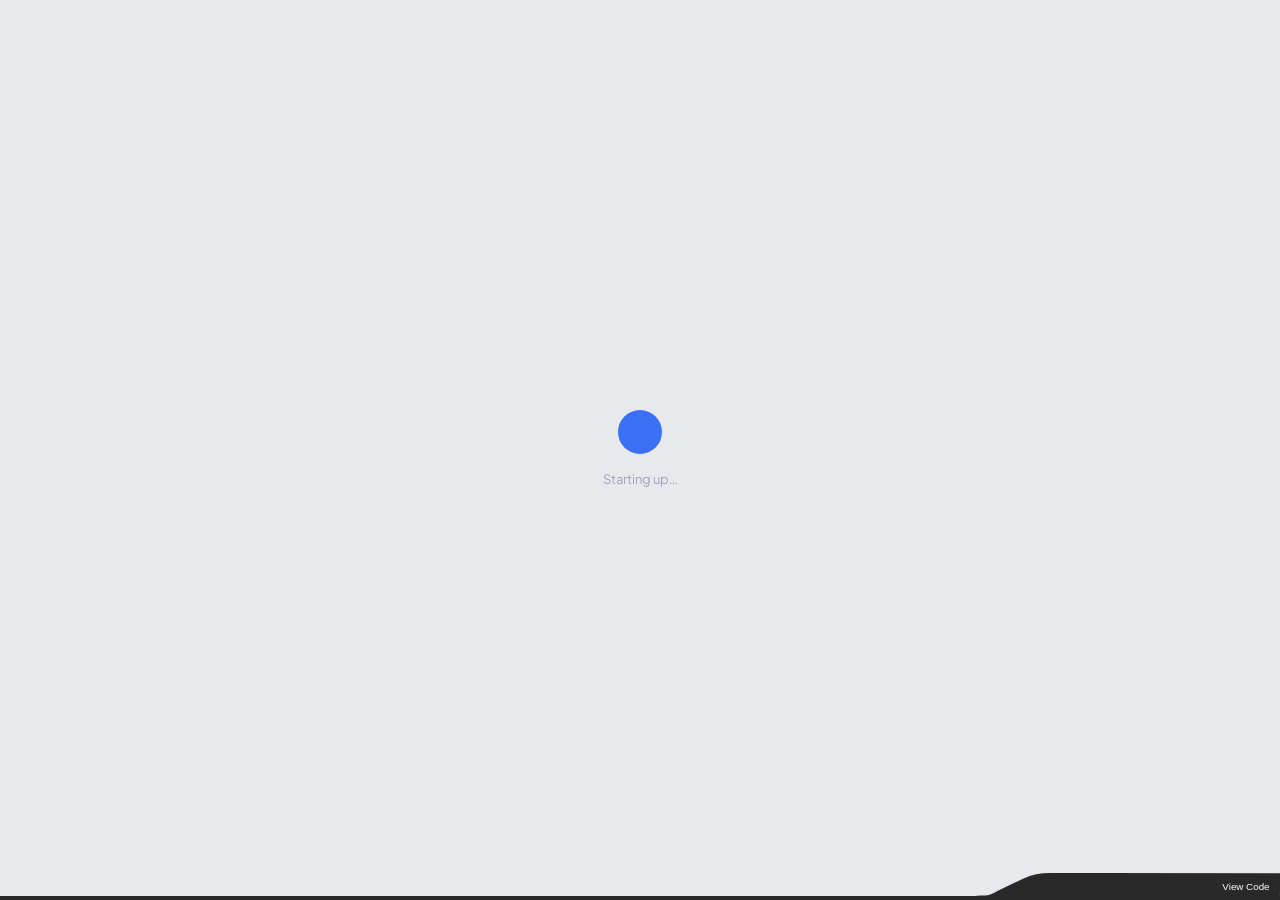
<file: Public stuff/AnnaCode/index.html>
<!DOCTYPE html>
<html lang="en">
<head>
    <meta charset="UTF-8">
    <meta name="viewport" content="width=device-width,initial-scale=1.0">
    <script>
        // Web Bluetooth (needed for the hardware) only exists in Chrome/Chromium browsers
        if (!navigator.bluetooth) {
            alert("AnnaCode needs Chrome or Edge (Safari and Firefox have no Web Bluetooth).\n\nPlease reopen this page in Chrome or Edge to connect to your hub.");
        }
    </script>
    <link rel="stylesheet" href="https://pyscript.net/releases/2026.3.1/core.css">
    <script type="module" src="https://pyscript.net/releases/2026.3.1/core.js"></script>
    <title>AnnaCode</title>
    <link rel="stylesheet" href="styles.css" />
    <link rel="stylesheet" href="cloner/cloner.css" />
    <link rel="preconnect" href="https://fonts.googleapis.com" />
    <link href="https://fonts.googleapis.com/css2?family=Plus+Jakarta+Sans:wght@400;500;600;700&family=JetBrains+Mono:wght@400;500;600;700&display=swap" rel="stylesheet" />
    <py-config src="./pyscript.toml"></py-config>
    <script src="https://cdn.plot.ly/plotly-2.27.0.min.js"></script>

    <link rel="manifest" href="./psadc-manifest.json">
</head>
<body>
    <!-- Loading splash -->
    <div id="loading-splash" class="loading-splash">
        <div class="loading-orb"></div>
        <span class="loading-label">Starting up…</span>
    </div>

    <div class="page-wrap" id="page-wrap" style="display:none">

        <!-- ── Goal card ─────────────────────────────────────────── -->
        <div class="card goal-card">
            <span class="connect-title">Goal</span>
            <p>The goal is to learn how neural nets work. Start with the Example networks, and click the ? buttons for hints.
                <a href="https://app.notion.com/p/A-Neuron-Anna-style-3fa2f91361d380e5804cccee36124bcb" target="_blank" rel="noopener">Full instructions on how to use this page are on A Neuron (Anna style).</a></p>
        </div>

        <!-- ── Connection card ───────────────────────────────────── -->
        <div class="card connect-card">
            <div class="connect-header devices-header">
                <span class="connect-title">Devices</span>
                <label class="save-power" title="The color sensor's light uses a lot of battery. With this ticked the light is off except while you are recording data or running the network, so the sensor's live reading is blank the rest of the time. Untick it to watch the sensor live.">
                    <input type="checkbox" id="save-power" checked /> Save power: sensor light off unless recording or running
                </label>
                <label class="save-power" title="Tick this if the other end of your car is its front. Forward and back swap, and the sticks switch wheels so left still turns left and right still turns right. It applies to driving with the controller on every tab, including the Table Cloner.">
                    <input type="checkbox" id="teleop-reverse" /> Reverse
                </label>
            </div>
            <div class="device-list" id="device-list">
                <button class="btn-add-device" id="add-device-btn">
                    <svg width="14" height="14" viewBox="0 0 24 24" fill="none"
                         stroke="currentColor" stroke-width="2.5">
                        <path d="M12 5v14M5 12h14"/>
                    </svg>
                    Connect device
                </button>
            </div>
        </div>

        <!-- ── Network card ──────────────────────────────────────── -->
        <div class="card network-card">

            <div class="zoom-bar">
                <div class="mode-toggle" id="mode-toggle" title="Basic hides the activation blocks, the add buttons and the graphs">
                    <button class="mode-btn active" id="mode-beginner-btn">Basic</button>
                    <button class="mode-btn" id="mode-advanced-btn">Advanced</button>
                    <button class="mode-btn" id="mode-fitting-btn">Fitting</button>
                    <button class="mode-btn" id="mode-training-btn">Training</button>
                    <button class="mode-btn" id="mode-cloner-btn" title="Teach a car with three color sensors by driving it, and keep what it learns as a table">Table Cloner</button>
                </div>
                <button class="act-toggle-btn" id="show-activation-btn" data-tip="act_toggle">+ Activation layers</button>
                <select class="preset-select" id="preset-select" title="Load a worked example"></select>
                <div class="zoom-control" title="Zoom the network diagram">
                    <button class="btn-zoom" id="zoom-out-btn" title="Zoom out">&minus;</button>
                    <span class="zoom-level" id="zoom-level-label">100%</span>
                    <button class="btn-zoom" id="zoom-in-btn" title="Zoom in">+</button>
                </div>
            </div>

            <div class="preset-caption hidden" id="preset-caption">
                <span id="preset-caption-text"></span>
                <button class="hint-close" id="preset-caption-close" title="Close this hint">&times;</button>
            </div>
            <div class="hint-banner hidden" id="hint-banner">
                <span id="hint-text"></span>
                <button class="hint-close" id="hint-close-btn" title="Dismiss">&times;</button>
            </div>

            <div class="network-body">
            <div class="network-main">
            <div class="network-wrap" id="network-wrap">
                <svg id="arrow-svg" aria-hidden="true"></svg>

                <!-- Inputs column -->
                <div class="col col-inputs" id="col-inputs">
                    <div class="col-items" id="inputs-container"></div>
                    <button class="btn-add-col" id="add-input-btn" title="Add input">
                        <svg width="14" height="14" viewBox="0 0 24 24" fill="none"
                             stroke="currentColor" stroke-width="2.5">
                            <path d="M12 5v14M5 12h14"/>
                        </svg>
                        Input
                    </button>
                </div>

                <!-- Layers: each layer contributes a neuron column + an activation column,
                     appended here dynamically by main.py -->
                <div class="layers-row" id="layers-container"></div>

                <!-- Add layer -->
                <div class="col col-add-layer" id="col-add-layer">
                    <button class="btn-add-layer" id="add-layer-btn" title="Add a hidden layer">
                        <svg width="16" height="16" viewBox="0 0 24 24" fill="none"
                             stroke="currentColor" stroke-width="2.5">
                            <path d="M12 5v14M5 12h14"/>
                        </svg>
                        <span>Layer</span>
                    </button>
                    <button class="help-btn inline" data-help="layer" title="Help">?</button>
                </div>

                <!-- Outputs column -->
                <div class="col col-outputs" id="col-outputs">
                    <div class="col-items" id="outputs-container"></div>
                    <button class="btn-add-col" id="add-output-btn" title="Add output">
                        <svg width="14" height="14" viewBox="0 0 24 24" fill="none"
                             stroke="currentColor" stroke-width="2.5">
                            <path d="M12 5v14M5 12h14"/>
                        </svg>
                        Output
                    </button>
                </div>
            </div>

            <div class="run-bar">
                <button class="btn-run-circle btn-run-play" id="play-btn" title="Run">
                    <svg width="22" height="22" viewBox="0 0 24 24" fill="currentColor">
                        <polygon points="6,3 20,12 6,21"/>
                    </svg>
                </button>
                <button class="btn-run-circle btn-run-stop" id="stop-btn" title="Stop" disabled>
                    <svg width="20" height="20" viewBox="0 0 24 24" fill="currentColor">
                        <rect x="5" y="5" width="14" height="14" rx="2"/>
                    </svg>
                </button>
                <label class="debug-toggle hidden" id="debug-toggle-wrap" title="Show live values on the arrows">
                    <input type="checkbox" id="debug-toggle" checked />
                    <span class="debug-toggle-track"><span class="debug-toggle-thumb"></span></span>
                    <span class="debug-toggle-label">Debug</span>
                </label>
            </div>
            </div>

            <div class="transfer-card" id="transfer-card">
                <button class="help-btn corner" data-help="plot" title="Help">?</button>
                <div class="transfer-plot" id="transfer-plot"></div>
                <div class="transfer-hint">Hit Run</div>
            </div>
            </div>

            <div class="training-card" id="training-card">
                <div class="training-bar">
                    <span class="train-group"><select class="train-select" id="example-select" data-tip="example"></select>
                        <button class="train-btn save-icon-btn" id="save-icon-btn" data-tip="save_example" aria-label="Save example data">
                            <svg width="16" height="16" viewBox="0 0 24 24" fill="none" stroke="currentColor" stroke-width="2" stroke-linecap="round" stroke-linejoin="round"><path d="M12 3v12M7 10l5 5 5-5M5 21h14"/></svg></button>
                        <span class="train-or">or</span>
                        <button class="train-btn" id="record-btn" data-tip="record">Record</button></span>
                    <span class="train-group"><button class="train-btn" id="undo-btn" data-tip="undo" disabled>Undo</button></span>
                    <span class="train-group"><button class="train-btn" id="remove-zero-btn" data-tip="remove_zero">Remove zero-speed points</button></span>
                    <span class="train-group"><button class="train-btn" id="clear-data-btn" data-tip="clear">Clear</button></span>
                    <span class="train-group"><button class="train-btn" id="save-data-btn" data-tip="save">Save</button></span>
                    <span class="train-group"><button class="train-btn" id="load-data-btn" data-tip="load">Load</button></span>
                    <input type="file" id="load-file" accept=".tsv,.txt,text/tab-separated-values,text/plain" hidden />
                </div>
                <!-- ── Controller demonstrations (see misc_ui/teleop.py) ── -->
                <div class="teleop-bar" id="teleop-bar">
                    <label class="teleop-check" title="The controller's joysticks drive the motors. While this is on, Record stores what you commanded as the answer for each sensor reading.">
                        <input type="checkbox" id="teleop-enable" /> Drive with controller
                    </label>
                    <label class="teleop-field" title="Motor speed when a stick is pushed all the way">Max speed
                        <input type="number" id="teleop-max" value="50" min="5" max="100" step="5" /> %
                    </label>
                    <label class="teleop-check" title="Instead of recording the exact motor speed, record the nearest of five levels: 0, half or full of Max speed, forward or backward. Fewer choices can be easier to learn. Applies to what is recorded from now on, including corrections while running.">
                        <input type="checkbox" id="teleop-snap" /> Snap speeds to 5 levels (0, &plusmn;&frac12;, &plusmn;1 of Max speed)
                    </label>
                    <label class="teleop-check" title="While the network is running, push a stick to take over. Your correction is added to the training data.">
                        <input type="checkbox" id="teleop-log" checked /> Add my corrections while running
                    </label>
                    <span class="teleop-status" id="teleop-status"></span>
                </div>
                <div class="training-bar">
                    <span class="train-group"><button class="train-btn" id="randomize-btn" data-tip="randomize">Randomize weights</button></span>
                    <span class="train-group"><button class="train-btn train-accent" id="step-btn" data-tip="step">Step</button></span>
                    <span class="train-group"><button class="train-btn train-accent" id="train-btn" data-tip="train">Train 50 epochs</button></span>
                    <span class="train-group"><label class="train-lr" data-tip="lr">Learning rate
                        <input type="number" id="train-lr" value="0.05" step="any" min="0" /></label></span>
                    <span class="train-group"><label class="train-lr" data-tip="live"><input type="checkbox" id="live-dot-toggle" checked /> Show live reading</label></span>
                    <span class="train-count" id="train-count">0 points</span>
                </div>
                <div class="train-status"><span id="train-status">Pick a device and a value for each input and output. With the neural network <em>not</em> running, give it examples by clicking the Record button, selecting "Drive with controller", and driving with the controller (or push the robot through its paces by hand).</span>
                    <button class="help-btn inline" data-help="dataplot" title="Help">?</button></div>
                <div class="train-hint hidden" id="train-hint">
                    <span id="train-hint-text"></span>
                    <button class="hint-close" id="train-hint-close" title="Close this hint">&times;</button>
                </div>
                <div class="training-plots">
                    <div class="train-plot-wrap"><div id="train-data-plot"></div></div>
                    <div class="train-plot-wrap train-loss-wrap"><div class="train-plot-title">Loss <button class="help-btn inline" data-help="loss" title="Help">?</button></div><div id="train-loss-plot"></div></div>
                </div>
            </div>

            <div class="adv-plot-card" id="adv-plot-card">
                <div class="adv-plot-controls">
                    <label>x axis:
                        <select id="adv-x-select"></select>
                    </label>
                    <button class="help-btn inline" data-help="plot" title="Help">?</button>
                    <span class="adv-plot-note">solid = after activation &middot; dashed = before activation &middot; dot and red lines = live value</span>
                </div>
                <div class="collapse-note" id="collapse-note"></div>
                <div class="adv-plot-wrap">
                    <div id="adv-plot"></div>
                    <div class="transfer-hint">Hit Run</div>
                </div>
            </div>

            <!-- ── Table Cloner tab (cloner/main.py, loaded as cloner_main) ───────────────────── -->
            <div class="cloner-panel" id="cloner-panel">
                <p class="cl-intro">Teach a car with three color sensors by driving it. It tallies what you did for each
                   pattern of "object here / not here", then drives itself from the table. Connect the three Color Sensors,
                   the Double Motor and a Controller in the Devices card at the top.</p>

                <div class="cl-card">
                    <div class="connect-title">Which device is which</div>
                    <div class="cl-assign">
                        <label>Left sensor <select id="cl-sensor-left" class="cl-device-pick"></select></label>
                        <label>Front sensor <select id="cl-sensor-front" class="cl-device-pick"></select></label>
                        <label>Right sensor <select id="cl-sensor-right" class="cl-device-pick"></select></label>
                        <label>Motor <select id="cl-motor" class="cl-device-pick"></select></label>
                    </div>
                    <p class="cl-hint">The sensors fill the Left, Front and Right slots in the order you connect them; swap them here if needed.</p>
                    <p class="cl-warn" id="cl-setup-note" role="status"></p>
                </div>

                <div class="cl-card">
                    <div class="connect-title">Settings</div>
                    <div class="cl-subhead">Sensor thresholds</div>
                    <div class="cl-settings">
                        <label>An object is
                            <select id="cl-object-is"><option value="bright">brighter than</option><option value="dark">darker than</option></select>
                            <input id="cl-threshold" type="number" min="0" max="100" value="40" title="Reflection value (0 to 100) that counts as an object"> reflection</label>
                    </div>
                    <div class="cl-settings">
                        <label title="The joystick gives whole moves instead of continuous driving: the left stick drives forward or back one car length, and the right stick turns 90 degrees (push it forward to turn right, pull it back to turn left). Each push is one example for the table, and Run table makes the same moves one at a time.">
                            <input id="cl-step-mode" type="checkbox"> Step mode: left stick = forward/back, right stick = 90° right/left</label>
                        <label title="How far the wheels turn for one car length. Try 360 (one wheel rotation), drive forward once, and adjust until it moves one car length.">
                            One car length = <input id="cl-car-length" type="number" min="10" max="3600" value="360"> wheel degrees</label>
                    </div>
                    <div class="cl-settings">
                        <label>Driving speed while running table <input id="cl-speed" type="number" min="5" max="100" value="40"></label>
                    </div>
                    <div class="cl-settings">
                        <label><input id="cl-add-corrections" type="checkbox" checked> Add my corrections while running</label>
                    </div>
                    <p class="cl-hint">Reverse and Save power are in the Devices card at the top, and apply on every tab.</p>
                </div>

                <div class="cl-card">
                    <div class="connect-title">What the car sees</div>
                    <div class="cl-sensors">
                        <div class="sense" id="cl-sense-left"><span class="sl">Left</span><b id="cl-read-left">-</b></div>
                        <div class="sense" id="cl-sense-front"><span class="sl">Front</span><b id="cl-read-front">-</b></div>
                        <div class="sense" id="cl-sense-right"><span class="sl">Right</span><b id="cl-read-right">-</b></div>
                    </div>
                    <p class="cl-hint" id="cl-save-power-hint" role="status"></p>
                    <dl class="cl-live">
                        <dt>Pattern</dt><dd id="cl-live-pattern">Clear</dd>
                        <dt>You would</dt><dd id="cl-live-human">not driving</dd>
                        <dt>Table would</dt><dd id="cl-live-table">Stop (table is empty)</dd>
                    </dl>
                </div>

                <div class="cl-card">
                    <div class="cl-controls">
                        <button id="cl-record-btn" class="cl-btn record">Record</button>
                        <button id="cl-run-btn" class="cl-btn run">Run table</button>
                        <button id="cl-clear-btn" class="cl-btn ghost">Clear table</button>
                        <span class="cl-mode" id="cl-mode-label" role="status"></span>
                        <span class="cl-total" id="cl-live-total">0 examples</span>
                    </div>
                    <table class="cl-table">
                        <thead>
                            <tr><th>Sensors see</th><th>Forward</th><th>Left</th><th>Right</th><th>Back</th><th>Table does</th></tr>
                        </thead>
                        <tbody id="cl-table-body"></tbody>
                    </table>
                    <p class="cl-hint">Each column counts how often you chose that action for that pattern. The highlighted row is what the
                       sensors see right now. A pattern you never taught borrows from the most similar one you did.
                       The table is saved in this browser.</p>
                </div>
            </div>

        </div>

    </div>

    <!-- ── Just-in-time help popover ─────────────────────────────── -->
    <div id="help-popover" class="help-popover hidden">
        <button class="hint-close" id="help-close-btn" title="Close">&times;</button>
        <p id="help-body"></p>
        <a href="https://app.notion.com/p/A-Neuron-Anna-style-3fa2f91361d380e5804cccee36124bcb" target="_blank" rel="noopener">Learn more</a>
    </div>

    <!-- ── Activation help popover ───────────────────────────────── -->
    <div id="act-help-popover" class="act-help-popover hidden">
        <div class="act-help-inner">
            <div class="act-help-header">
                <span class="act-help-title">Activation functions</span>
                <button class="btn-icon" id="close-act-help-btn">
                    <svg width="15" height="15" viewBox="0 0 24 24" fill="none"
                         stroke="currentColor" stroke-width="2">
                        <path d="M18 6L6 18M6 6l12 12"/>
                    </svg>
                </button>
            </div>
            <p class="act-help-intro">
                An activation function is applied to each neuron's output before it becomes
                usable downstream. It introduces non-linearity so the network can learn
                complex patterns. One activation function is shared by every neuron.
                Without one, any number of neurons and layers collapses into a single line (y = mx + b);
                a non-linear activation stops that, so line segments can add up to curves.
            </p>
            <div class="act-help-list">
                <div class="act-help-item">
                    <span class="act-help-name">None</span>
                    <span class="act-help-desc">No transformation. Output passes through unchanged (identity).</span>
                </div>
                <div class="act-help-item">
                    <span class="act-help-name">ReLU</span>
                    <span class="act-help-desc">y = max(0, x). Keeps positives, sets negatives to zero. Cheap, so common in deep networks, but a neuron stuck at 0 can &ldquo;die&rdquo; (leaky ReLU, max(0.01x, x), avoids that).</span>
                </div>
                <div class="act-help-item">
                    <span class="act-help-name">Sigmoid</span>
                    <span class="act-help-desc">y = 1 / (1 + e<sup>&minus;x</sup>). An S-curve between 0 and 1. Good for probability outputs.</span>
                </div>
                <div class="act-help-item">
                    <span class="act-help-name">Tanh</span>
                    <span class="act-help-desc">y = (e<sup>x</sup> &minus; e<sup>&minus;x</sup>) / (e<sup>x</sup> + e<sup>&minus;x</sup>). Between &minus;1 and 1; being centred on zero can mean faster training.</span>
                </div>
                <div class="act-help-item">
                    <span class="act-help-name">Softplus</span>
                    <span class="act-help-desc">y = ln(1 + e<sup>x</sup>). A smooth ReLU that only approaches zero, with no hard cut-off.</span>
                </div>
                <div class="act-help-item">
                    <span class="act-help-name">Custom</span>
                    <span class="act-help-desc">Define your own f(x), optionally as separate pieces over different ranges of x.</span>
                </div>
            </div>
        </div>
    </div>

    <script type="py" src="./main.py"></script>
<svg style="z-index:9997;position:fixed;bottom:0;right:0" viewBox="0 0 315 27" width="315" height="27">
  <path d="M143.905 0.043004L85.585 0.105C75.385 0.0870005 66.415 1.866 58.655 5.535C50.765 9.265 42.855 12.989 34.975 16.73C27.165 20.443 26.057 22.638 15.778 22.501C5.775 22.368 2.44 26.781 0 26.781L0.545006 26.693C22.005 26.672 43.455 26.676 64.915 26.676C90.655 26.676 116.395 26.665 142.135 26.699C143.115 26.699 143.915 26.259 143.915 25.707C143.855 11.729 143.855 14.026 143.915 0.0490007L143.905 0.043004Z" fill="#292929"></path>
  <path d="M140.258 0L315 0.340524L314.966 27L140 26.9616L140.258 0Z" fill="#292929"></path>
</svg>
<div style="z-index:9998;font-family:sans-serif;background-color:#292929;padding:2px 8px;position:fixed;bottom:0;right:0;left:0"></div>
<div style="z-index:9999;color:white;font-size: 0.7rem;font-family:sans-serif;padding: 5px;position:fixed;bottom:0;right:0">
  <a href="https://github.com/chrisbuerginrogers/ME193-Robotics/tree/main/Public%20stuff/AnnaCode" id="view-code" target="_blank" rel="noopener" style="color:#FFF;text-decoration:none;">View Code</a><span id="install-pwa-section" hidden>&nbsp;│&nbsp; <a id="install-pwa" style="cursor:pointer; color:#FFF;">Install</a></span>&nbsp;&nbsp
</div>

<script>
let installPrompt = null;
const installSection = document.querySelector("#install-pwa-section")
const installButton = document.querySelector("#install-pwa");

window.addEventListener("beforeinstallprompt", (event) => {
  if ("onappinstalled" in window) {
    installSection.removeAttribute("hidden")
  }
  event.preventDefault();
  installPrompt = event;
});

installButton.addEventListener("click", async () => {
  if (!installPrompt) {
    return;
  }
  const result = await installPrompt.prompt();
  disableInAppInstallPrompt();
});

function disableInAppInstallPrompt() {
  installPrompt = null;
  installButton.setAttribute("hidden", "");
};
</script>

<script>
  const heap_app_id = "";   // analytics disabled (was the pyscript.com Heap id)
  // Only add analytics if we got an id
  if (heap_app_id) {
    // Analytics code
    window.heap=window.heap||[],heap.load=function(e,t){window.heap.appid=e,window.heap.config=t=t||{};var r=document.createElement("script");r.type="text/javascript",r.async=!0,r.src="https://cdn.heapanalytics.com/js/heap-"+e+".js";var a=document.getElementsByTagName("script")[0];a.parentNode.insertBefore(r,a);for(var n=function(e){return function(){heap.push([e].concat(Array.prototype.slice.call(arguments,0)))}},p=["addEventProperties","addUserProperties","clearEventProperties","identify","resetIdentity","removeEventProperty","setEventProperties","track","unsetEventProperty"],o=0;o<p.length;o++)heap[p[o]]=n(p[o])};
    heap.load(heap_app_id);

    // Add event listener to the view-code link
    document.querySelector("#view-code").addEventListener("click", () => {
      heap.track("PSADC - View Code");
    });
    // Add event listener to the install-pwa link
    document.querySelector("#install-pwa").addEventListener("click", () => {
      heap.track("PSADC - Install PWA");
    });
  }
</script></body>
</html>
</file>
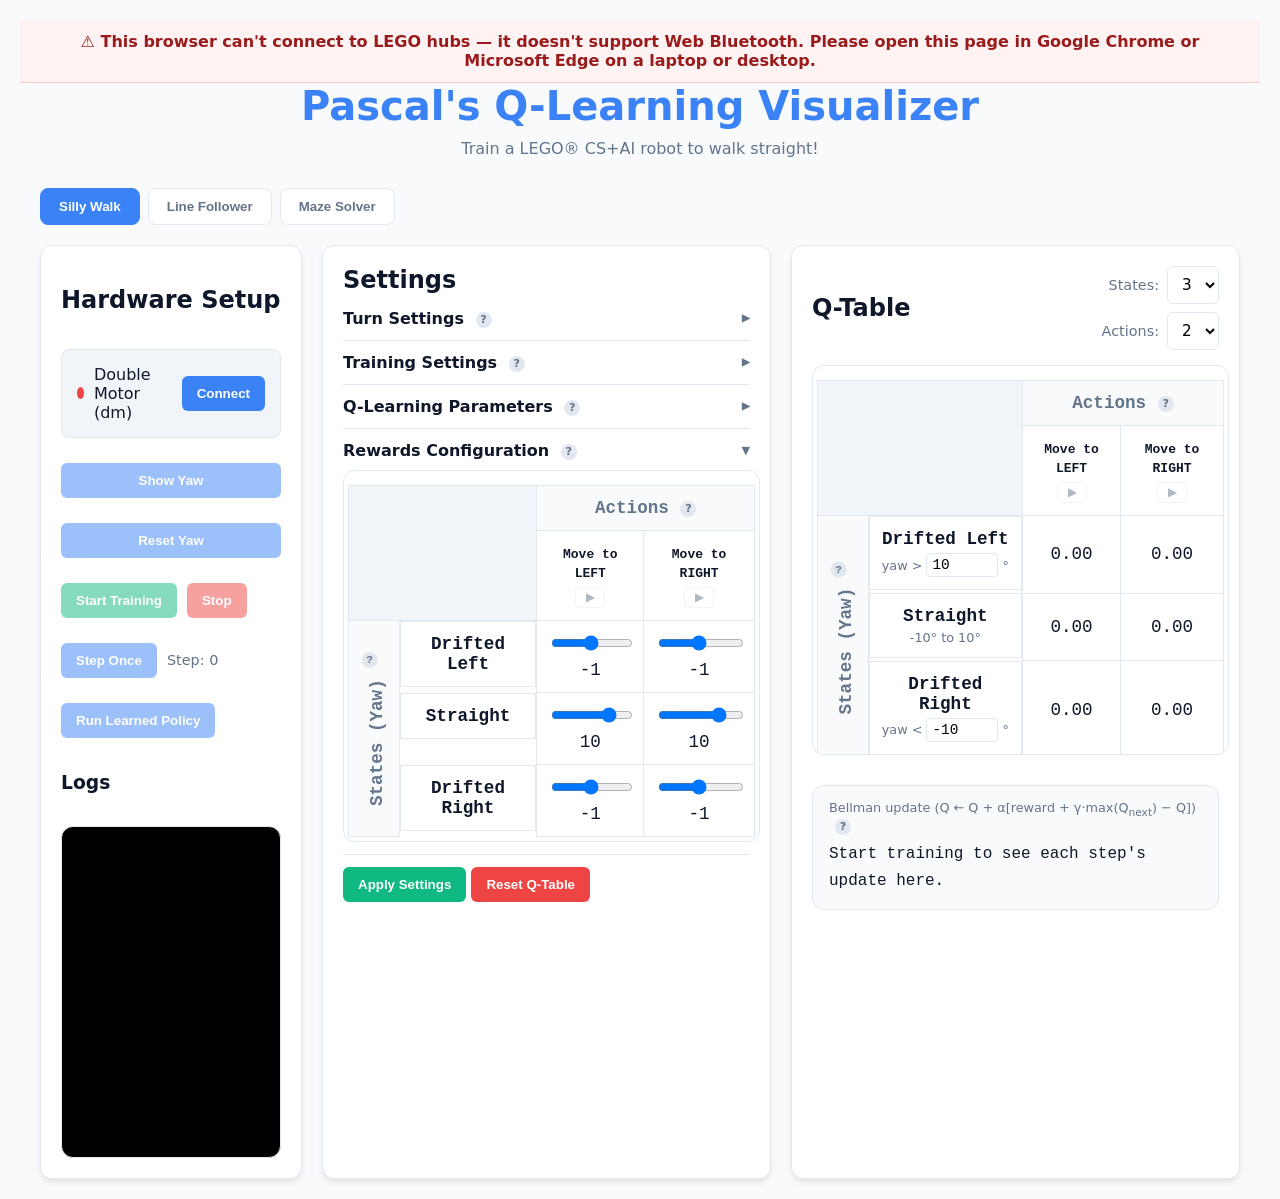
<file: Public stuff/QLearn/index.html>
<!DOCTYPE html>
<html lang="en">
<head>
<meta charset="UTF-8">
<meta name="viewport" content="width=device-width, initial-scale=1.0">
<title>Pascal's Q-Learning Visualizer</title>
<link rel="stylesheet" href="https://pyscript.net/releases/2024.1.1/core.css">
<script type="module" src="https://pyscript.net/releases/2024.1.1/core.js"></script>
<style>
  :root {
    --bg-color: #f8fafc;
    --card-bg: #ffffff;
    --text-primary: #0f172a;
    --text-secondary: #64748b;
    --accent: #3b82f6;
    --accent-hover: #2563eb;
    --success: #10b981;
    --danger: #ef4444;
    --border: #e2e8f0;
    --radius: 12px;
  }
  body {
    font-family: 'Inter', system-ui, sans-serif;
    background-color: var(--bg-color);
    color: var(--text-primary);
    margin: 0;
    padding: 20px;
    display: flex;
    flex-direction: column;
    align-items: center;
    min-height: 100vh;
  }
  .header {
    text-align: center;
    margin-bottom: 30px;
  }
  .header h1 { margin: 0; font-size: 2.5rem; color: var(--accent); }
  .header p { margin: 10px 0 0; color: var(--text-secondary); }

  .container {
    display: flex;
    gap: 20px;
    width: 100%;
    max-width: 1200px;
  }

  .panel {
    background: var(--card-bg);
    border: 1px solid var(--border);
    border-radius: var(--radius);
    padding: 20px;
    box-shadow: 0 4px 6px -1px rgba(0, 0, 0, 0.1);
    display: flex;
    flex-direction: column;
    gap: 15px;
  }
  .sidebar { flex: 0 0 220px; min-width: 220px; max-width: 220px; }
  .main-content { flex: 3; }

  /* Device Connections */
  .device-card {
    background: #f1f5f9;
    border: 1px solid var(--border);
    border-radius: 8px;
    padding: 15px;
    display: flex;
    justify-content: space-between;
    align-items: center;
  }
  .device-info { display: flex; align-items: center; gap: 10px; }
  .status-dot { width: 12px; height: 12px; border-radius: 50%; background: var(--danger); }
  .status-dot.connected { background: var(--success); }

  button {
    background: var(--accent);
    color: white;
    border: none;
    padding: 10px 15px;
    border-radius: 6px;
    font-weight: 600;
    cursor: pointer;
    transition: background 0.2s;
  }
  button:hover:not(:disabled) { background: var(--accent-hover); }
  button:disabled { opacity: 0.5; cursor: not-allowed; }
  button.danger { background: var(--danger); }
  button.danger:hover:not(:disabled) { background: #dc2626; }
  button.success { background: var(--success); }
  button.success:hover:not(:disabled) { background: #059669; }

  select {
    padding: 8px 10px;
    border-radius: 6px;
    border: 1px solid var(--border);
    font-family: inherit;
    font-size: 0.95rem;
    background: white;
  }

  .qtable-header-row {
    display: flex;
    align-items: center;
    justify-content: space-between;
    gap: 10px;
  }
  .qtable-header-row h2 { margin: 0; }
  .state-count-control {
    display: flex;
    align-items: center;
    gap: 8px;
  }
  .state-count-control label { font-size: 0.9rem; font-weight: 500; color: var(--text-secondary); }
  .qtable-controls {
    display: flex;
    flex-direction: column;
    gap: 8px;
    align-items: flex-end;
  }

  /* Resizable Q-Table wrapper: drag the bottom-right corner to grow/shrink */
  .table-resize-wrapper {
    position: relative;
    overflow: auto;
    border: 1px solid var(--border);
    border-radius: var(--radius);
    padding: 4px;
    width: 100%;
    min-width: 340px;
    min-height: 180px;
    max-width: 100%;
  }

  /* Q-Table */
  table {
    width: 100%;
    height: 100%;
    border-collapse: collapse;
    margin-top: 10px;
  }
  th, td {
    padding: 12px;
    text-align: center;
    border: 1px solid var(--border);
  }
  th { background: #f1f5f9; color: var(--text-secondary); font-weight: 600; }
  /* Matches the <b> state-name cells' look (monospace, bold, primary text
     color) instead of the muted/Inter default header style above. */
  .action-header-label {
    font-family: monospace;
    font-weight: 700;
    color: var(--text-primary);
  }
  /* White background for the Move to LEFT/RIGHT (etc.) header cells,
     overriding the default th background. */
  th.action-value-header {
    background: #ffffff;
  }
  /* Matches the "State (Yaw)" axis-label's look (font, weight, color,
     background) for the "Actions" group header text. */
  th.axis-style-header {
    background: #f8fafc;
  }
  .axis-header-text {
    font-family: monospace;
    font-size: 1.1rem;
    font-weight: 600;
    color: var(--text-secondary);
  }
  /* Small "physically execute this action" button in the Q-table header.
     Separate visual language (outline style, small) from the main action
     buttons in the sidebar, since it does something narrower and riskier
     (direct motor command, no Q-table update). */
  .execute-action-btn {
    display: block;
    margin: 6px auto 0;
    background: transparent;
    border: 1px solid var(--accent);
    color: var(--accent);
    font-size: 0.7rem;
    padding: 3px 10px;
    border-radius: 4px;
  }
  .execute-action-btn:hover:not(:disabled) {
    background: var(--accent);
    color: white;
  }
  .execute-action-btn:disabled {
    border-color: var(--border);
    color: var(--text-secondary);
  }
  td { font-family: monospace; font-size: 1.1rem; transition: background 0.3s; }

  .state-cell {
    display: flex;
    flex-direction: column;
    align-items: center;
    gap: 4px;
  }
  .state-cell .yaw-condition {
    font-family: 'Inter', system-ui, sans-serif;
    font-weight: 400;
    font-size: 0.8rem;
    color: var(--text-secondary);
    display: flex;
    align-items: center;
    gap: 4px;
  }
  .state-cell input[type="number"] {
    width: 60px;
    padding: 3px 5px;
    border: 1px solid var(--border);
    border-radius: 4px;
    font-family: monospace;
    font-size: 0.9rem;
  }

  /* Vertical axis-label column, sits to the left of the actual per-row
     state names in both the Q-table and the Rewards table. */
  .axis-label {
    writing-mode: vertical-rl;
    transform: rotate(180deg);
    text-align: center;
    vertical-align: middle;
    font-weight: 600;
    color: var(--text-secondary);
    white-space: nowrap;
    background: #f8fafc;
  }

  /* Previous/next state row highlighting, applied to just the state-name cell
     so it never fights with the per-value background coloring in updateCell(). */
  .state-cell.row-from {
    background: rgba(59, 130, 246, 0.14);
    border-radius: 6px;
    transition: background 0.4s ease;
  }
  .state-cell.row-to {
    background: rgba(30, 64, 175, 0.24);
    border-radius: 6px;
    transition: background 0.4s ease;
  }

  /* Shades the action column header (e.g. "Move to LEFT") that was just
     executed, matching the .state-cell.row-from light-blue tint — a visual
     complement showing which action drove the current transition. */
  th.action-value-header.active-action {
    background: rgba(59, 130, 246, 0.14);
    transition: background 0.4s ease;
  }

  /* Pulse animation on the single (state, action) cell that just got updated */
  @keyframes cellPulse {
    0% { box-shadow: 0 0 0 0 rgba(59, 130, 246, 0.65); }
    70% { box-shadow: 0 0 0 10px rgba(59, 130, 246, 0); }
    100% { box-shadow: 0 0 0 0 rgba(59, 130, 246, 0); }
  }
  td.cell-updating {
    animation: cellPulse 0.9s ease-out;
  }

  /* Live Bellman-update readout */
  .bellman-box {
    background: #f8fafc;
    border: 1px solid var(--border);
    border-radius: var(--radius);
    padding: 14px 16px;
    margin-top: 15px;
  }
  .bellman-label {
    font-size: 0.8rem;
    color: var(--text-secondary);
    margin-bottom: 6px;
  }
  .bellman-eq {
    font-family: monospace;
    font-size: 1rem;
    line-height: 1.7;
    color: var(--text-primary);
  }
  .bellman-eq .t-old { color: #64748b; }
  .bellman-eq .t-alpha { color: #3b82f6; }
  .bellman-eq .t-gamma { color: #3b82f6; }
  .bellman-eq .t-nextq { color: #8b5cf6; }
  .bellman-eq .t-new { font-weight: 700; }

  /* CSS-only hover tooltip, used instead of the native title attribute
     since that can be delayed or suppressed in some embedding contexts. */
  .tooltip-trigger {
    position: relative;
    display: inline-block;
    cursor: help;
  }
  .tooltip-trigger .tooltip-text {
    visibility: hidden;
    opacity: 0;
    position: absolute;
    bottom: 125%;
    left: 0;
    z-index: 20;
    width: 260px;
    background: #0f172a;
    color: white;
    font-family: 'Inter', system-ui, sans-serif;
    font-size: 0.8rem;
    font-weight: 400;
    line-height: 1.4;
    padding: 8px 10px;
    border-radius: 6px;
    pointer-events: none;
    transition: opacity 0.15s ease;
  }
  .tooltip-trigger:hover .tooltip-text {
    visibility: visible;
    opacity: 1;
  }
  /* Used for tooltips inside the Q-table header, where the default
     above-trigger position would land outside the table and get clipped
     by the table wrapper's overflow: auto. Pinned to the start of the
     trigger word. */
  .tooltip-trigger.tooltip-below .tooltip-text {
    bottom: auto;
    top: 125%;
    left: 0;
  }
  .tooltip-trigger.tooltip-align-end .tooltip-text {
    left: auto;
    right: 0;
  }

  .tooltip-trigger.tooltip-align-center .tooltip-text {
    right: auto;          /* Clear right alignment */
    left: 50%;            /* Move the left edge to the horizontal midpoint */
    transform: translateX(-50%); /* Shift back left by half of its own width */
  }
  /* Small "?" bubble placed next to a label, instead of making the whole
     label itself the hover target — more discoverable as "there's help
     here" than an invisible hover zone over plain text. */
  .help-icon {
    display: inline-flex;
    align-items: center;
    justify-content: center;
    width: 16px;
    height: 16px;
    border-radius: 50%;
    background: var(--border);
    color: var(--text-secondary);
    font-size: 0.7rem;
    font-weight: 700;
    vertical-align: middle;
    margin-left: 6px;
    flex-shrink: 0;
  }
  .help-icon:hover {
    background: var(--accent);
    color: white;
  }
  /* .axis-label rotates its whole subtree 180deg (that's how its own text
     reads correctly in vertical-rl mode) — without this, the help-icon and
     its tooltip popup would inherit that rotation and render upside-down /
     mispositioned. Counter-rotating here and resetting to horizontal
     writing-mode cancels it out so this specific icon renders normally. */
  .axis-label .help-icon {
    writing-mode: horizontal-tb;
    transform: rotate(180deg);
  }
  /* The floating JS-positioned tooltip (below) handles display for this
     icon instead — suppress the normal nested CSS popup here so they don't
     both try to show at once. */
  .axis-label .help-icon:hover .tooltip-text {
    visibility: hidden;
    opacity: 0;
  }
  .floating-tooltip {
    position: fixed;
    z-index: 1000;
    background: #0f172a;
    color: white;
    font-family: 'Inter', system-ui, sans-serif;
    font-size: 0.8rem;
    font-weight: 400;
    line-height: 1.4;
    padding: 8px 10px;
    border-radius: 6px;
    width: 260px;
    pointer-events: none;
    opacity: 0;
    transition: opacity 0.15s ease;
  }
  .floating-tooltip.visible {
    opacity: 1;
  }

  /* Terminal */
  .terminal {
    background: #000;
    color: #10b981;
    font-family: monospace;
    padding: 15px;
    border-radius: var(--radius);
    height: 300px;
    overflow-y: auto;
    border: 1px solid var(--border);
  }
  .terminal div { margin-bottom: 5px; }

  .controls {
    display: flex;
    gap: 10px;
    margin-top: 10px;
  }

  .slider-group {
    display: flex;
    flex-direction: column;
    gap: 5px;
  }
  .slider-group label {
    font-size: 0.9rem;
    font-weight: 500;
  }
  .slider-group input[type="range"] {
    width: 100%;
  }

  /* Collapsible settings panel */
  .panel-header-static h2 {
    margin: 0;
  }
  .panel-header {
    display: flex;
    align-items: center;
    justify-content: space-between;
    cursor: pointer;
    user-select: none;
  }
  .panel-header h2 {
    margin: 0;
  }
  .panel-header:hover h2 {
    color: var(--accent);
  }
  .panel-header .chevron {
    display: inline-block;
    font-size: 0.9em;
    color: var(--text-secondary);
    transition: transform 0.2s ease;
  }
  .panel.collapsed .chevron {
    transform: rotate(-90deg);
  }
  .panel.collapsed .panel-body {
    display: none;
  }

  /* Sub-sections within a Settings panel (Turn Settings, Rewards
     Configuration, etc.) — each collapses independently so the whole panel
     doesn't dump every control on screen at once. */
  .subsection {
    border-bottom: 1px solid var(--border);
    padding-bottom: 12px;
    margin-bottom: 12px;
  }
  .subsection:last-of-type {
    border-bottom: none;
    padding-bottom: 0;
    margin-bottom: 0;
  }
  .subsection-header {
    display: flex;
    align-items: center;
    justify-content: space-between;
    cursor: pointer;
    user-select: none;
    margin-bottom: 10px;
  }
  .subsection-header h3 {
    margin: 0;
    font-size: 1rem;
    color: var(--text-primary);
  }
  .subsection-header:hover h3 {
    color: var(--accent);
  }
  .subsection-header .chevron {
    font-size: 0.7em;
    color: var(--text-secondary);
    transition: transform 0.2s ease;
  }
  .subsection.collapsed .subsection-header {
    margin-bottom: 0;
  }
  .subsection.collapsed .chevron {
    transform: rotate(-90deg);
  }
  .subsection.collapsed .subsection-body {
    display: none;
  }

  /* Page tabs (Tabular Q-Learning vs Line Following) */
  .tab-bar {
    display: flex;
    gap: 8px;
    width: 100%;
    max-width: 1200px;
    margin-bottom: 20px;
  }
  .tab-btn {
    background: var(--card-bg);
    color: var(--text-secondary);
    border: 1px solid var(--border);
    padding: 10px 18px;
    border-radius: 8px;
    font-weight: 600;
    cursor: pointer;
  }
  .tab-btn:hover:not(:disabled) {
    background: #f1f5f9;
    color: var(--text-primary);
  }
  .tab-btn.active {
    background: var(--accent);
    color: white;
    border-color: var(--accent);
  }
  .page-content {
    display: flex;
    gap: 20px;
    flex: 1;
    min-width: 0;
  }
  .page-content.hidden {
    display: none;
  }

  /* Current Yaw modal */
  .modal-overlay {
    position: fixed;
    inset: 0;
    background: rgba(15, 23, 42, 0.5);
    display: flex;
    align-items: center;
    justify-content: center;
    z-index: 100;
  }
  .modal-overlay.hidden {
    display: none;
  }
  .modal-box {
    background: var(--card-bg);
    border-radius: var(--radius);
    padding: 20px;
    box-shadow: 0 10px 30px rgba(0, 0, 0, 0.25);
    display: flex;
    flex-direction: column;
    align-items: center;
    gap: 10px;
    width: 280px;
  }
  .modal-header {
    display: flex;
    justify-content: space-between;
    align-items: center;
    width: 100%;
  }
  .modal-close {
    background: none;
    border: none;
    color: var(--text-secondary);
    font-size: 1.5rem;
    line-height: 1;
    cursor: pointer;
    padding: 0 6px;
  }
  .modal-close:hover {
    color: var(--text-primary);
  }
  .yaw-readout {
    font-family: monospace;
    font-size: 2rem;
    font-weight: 700;
    color: var(--text-primary);
  }
</style>
</head>
<body>

<div id="ble-warning" style="display:none; background:#fef2f2; color:#991b1b; border-bottom:1px solid #fecaca; padding:12px 16px; text-align:center; font-weight:600;">
  ⚠️ This browser can't connect to LEGO hubs — it doesn't support Web Bluetooth.
  Please open this page in <b>Google Chrome</b> or <b>Microsoft Edge</b> on a laptop or desktop.
</div>
<script>
  if (!navigator.bluetooth) document.getElementById('ble-warning').style.display = 'block';
</script>

<div class="header">
  <h1>Pascal's Q-Learning Visualizer</h1>
  <p>Train a LEGO® CS+AI robot to walk straight!</p>
</div>

<div class="tab-bar">
  <button class="tab-btn active" id="tab-btn-tabular" onclick="switchPage('tabular')">Silly Walk</button>
  <button class="tab-btn" id="tab-btn-line" onclick="switchPage('line')">Line Follower</button>
  <button class="tab-btn" id="tab-btn-maze" onclick="switchPage('maze')">Maze Solver</button>
</div>

<div class="container">
  <div class="panel sidebar">
    <h2>Hardware Setup</h2>

    <div class="device-card">
      <div class="device-info">
        <div class="status-dot" id="dm-dot"></div>
        <div>Double Motor (dm)</div>
      </div>
      <div>
        <button id="btn-connect-dm" py-click="connect_dm">Connect</button>
        <button id="btn-disconnect-dm" class="danger" py-click="disconnect_dm" style="display:none; padding: 10px 10px;" title="Disconnect">✕</button>
      </div>
    </div>

    <!-- Color Sensor is only relevant to Line Follower, so it's hidden on
         Silly Walk via switchPage(); see #cs-controls below. -->
    <div id="cs-controls" style="display: none;">
      <div class="device-card">
        <div class="device-info">
          <div class="status-dot" id="cs-dot"></div>
          <div>Color Sensor (cs)</div>
        </div>
        <div>
          <button id="btn-connect-cs" py-click="connect_cs">Connect</button>
          <button id="btn-disconnect-cs" class="danger" py-click="disconnect_cs" style="display:none; padding: 10px 10px;" title="Disconnect">✕</button>
        </div>
      </div>
      <div class="controls">
        <button id="btn-show-reflection" py-click="show_reflection_modal" disabled style="width: 100%;">Show Reflection</button>
      </div>
    </div>

    <!-- Show/Reset Yaw are specific to the Silly Walk task (they read/reset
         the Double Motor's IMU), so they're hidden on the Line Follower tab
         via switchPage(); see #yaw-controls / #reset-yaw-controls below. -->
    <div class="controls" id="yaw-controls">
      <button id="btn-show-yaw" py-click="show_yaw_modal" disabled style="width: 100%;">Show Yaw</button>
    </div>
    <div class="controls" id="reset-yaw-controls">
      <button id="btn-reset-yaw" class="reset-yaw-btn" py-click="reset_yaw_now" disabled style="width: 100%;">Reset Yaw</button>
    </div>

    <div class="controls">
      <button id="btn-train" class="success" py-click="start_training" disabled>Start Training</button>
      <button id="btn-stop" class="danger" py-click="stop_all" disabled>Stop</button>
    </div>
    <div class="controls" id="step-once-controls" style="align-items: center;">
      <button id="btn-step" py-click="step_training" disabled>Step Once</button>
      <span style="color: var(--text-secondary); font-size: 0.9rem;">Step: <span id="step-counter">0</span></span>
    </div>
    <div class="controls">
      <button id="btn-policy" py-click="run_policy" disabled>Run Learned Policy</button>
    </div>

    <h3>Logs</h3>
    <div class="terminal" id="terminal"></div>
  </div>

  <div class="page-content" id="page-tabular">
    <div class="panel main-content">
      <div class="panel-header-static">
        <h2>Settings</h2>
      </div>
      <div class="panel-body">
        <div class="subsection collapsed">
          <div class="subsection-header" onclick="toggleSubsection(this)">
            <h3>Turn Settings <span class="tooltip-trigger help-icon">?<span class="tooltip-text">Set the number of degrees you want the motors to turn in each step, and how long to pause after moving so the IMU reading settles before the next state is read.</span></span></h3>
            <span class="chevron">&#9660;</span>
          </div>
          <div class="subsection-body">
            <div style="display: grid; grid-template-columns: 1fr 1fr; gap: 15px; margin-bottom: 15px;">
              <div class="slider-group">
                <label>Turn Degrees: <span id="val-turn-degrees">135</span></label>
                <input type="range" id="slider-turn-degrees" min="10" max="360" step="5" value="135" oninput="document.getElementById('val-turn-degrees').innerText = this.value">
              </div>
              <div class="slider-group">
                <label>Turn Wait (s): <span id="val-turn-wait">0.3</span></label>
                <input type="range" id="slider-turn-wait" min="0.1" max="3" step="0.1" value="0.3" oninput="document.getElementById('val-turn-wait').innerText = this.value">
              </div>
            </div>
          </div>
        </div>

        <div class="subsection collapsed">
          <div class="subsection-header" onclick="toggleSubsection(this)">
            <h3>Training Settings <span class="tooltip-trigger help-icon">?<span class="tooltip-text">Set the number of steps per episode and how many episodes to train for. Yaw resets to 0 at the start of each episode.</span></span></h3>
            <span class="chevron">&#9660;</span>
          </div>
          <div class="subsection-body">
            <div style="display: grid; grid-template-columns: 1fr 1fr; gap: 15px; margin-bottom: 15px;">
              <div class="slider-group">
                <label>Number of Steps: <span id="val-train-iters">10</span></label>
                <input type="range" id="slider-train-iters" min="1" max="30" step="1" value="10" oninput="document.getElementById('val-train-iters').innerText = this.value">
              </div>
              <div class="slider-group">
                <label>Number of Episodes: <span id="val-num-episodes">10</span></label>
                <input type="range" id="slider-num-episodes" min="1" max="30" step="1" value="10" oninput="document.getElementById('val-num-episodes').innerText = this.value">
              </div>
            </div>
          </div>
        </div>

        <div class="subsection collapsed">
          <div class="subsection-header" onclick="toggleSubsection(this)">
            <h3>Q-Learning Parameters <span class="tooltip-trigger help-icon">?<span class="tooltip-text">Set the learning rate (how much each new experience updates the Q-table) and the discount factor (how much the agent cares about immediate vs future reward).</span></span></h3>
            <span class="chevron">&#9660;</span>
          </div>
          <div class="subsection-body">
            <div style="display: grid; grid-template-columns: 1fr 1fr; gap: 15px; margin-bottom: 15px;">
              <div class="slider-group">
                <label>Alpha (&alpha;, learning rate): <span id="val-alpha">0.1</span></label>
                <input type="range" id="slider-alpha" min="0.01" max="1" step="0.01" value="0.1" oninput="document.getElementById('val-alpha').innerText = this.value">
              </div>
              <div class="slider-group">
                <label>Gamma (&gamma;, discount factor): <span id="val-gamma">0.9</span></label>
                <input type="range" id="slider-gamma" min="0" max="0.99" step="0.01" value="0.9" oninput="document.getElementById('val-gamma').innerText = this.value">
              </div>
            </div>
          </div>
        </div>

        <div class="subsection">
          <div class="subsection-header" onclick="toggleSubsection(this)">
            <h3>Rewards Configuration <span class="tooltip-trigger help-icon">?<span class="tooltip-text">Agent learns to maximize cumulative reward over time. Set the reward the agent receives for completing a specific action while in a given state.</span></span></h3>
            <span class="chevron">&#9660;</span>
          </div>
          <div class="subsection-body">
            <!-- Populated dynamically by rebuildStateUI() based on the current state count -->
            <div id="rewards-container"></div>
          </div>
        </div>

        <div style="margin-top: 10px;">
          <button class="success" py-click="apply_rewards">Apply Settings</button>
          <button class="danger" py-click="reset_qtable">Reset Q-Table</button>
        </div>
      </div>
    </div>

    <div class="panel main-content">
      <div class="qtable-header-row">
        <div>
          <h2>Q-Table</h2>
        </div>
        <div class="qtable-controls">
          <div class="state-count-control">
            <label for="state-count-select">States:</label>
            <select id="state-count-select">
              <option value="3" selected>3</option>
              <option value="5">5</option>
            </select>
          </div>
          <div class="state-count-control">
            <label for="action-count-select">Actions:</label>
            <select id="action-count-select">
              <option value="2" selected>2</option>
              <option value="3">3</option>
            </select>
          </div>
        </div>
      </div>
      <div class="table-resize-wrapper" id="qtable-wrapper">
        <table id="qtable">
          <thead id="qtable-thead">
            <!-- Populated by rebuildQTableHead() based on the active action set -->
          </thead>
          <tbody id="qtable-body">
            <!-- Rows injected by rebuildStateUI() -->
          </tbody>
        </table>
      </div>

      <div class="bellman-box" id="bellman-readout">
        <div class="bellman-label">Bellman update (Q &larr; Q + &alpha;[reward + &gamma;&middot;max(Q<sub>next</sub>) &minus; Q])<span class="tooltip-trigger tooltip-below  tooltip-align-center help-icon">?<span class="tooltip-text">The Bellman equation recursively updates the values in the Q-table at a specific state-action pair.</span></span></div>
        <div class="bellman-eq" id="bellman-eq-text">Start training to see each step's update here.</div>
      </div>
    </div>
  </div>

  <!-- Line Following tab -->
  <div class="page-content hidden" id="page-line">
    <div class="panel main-content">
      <div class="panel-header-static">
        <h2>Settings</h2>
      </div>
      <div class="panel-body">
        <div class="subsection collapsed">
          <div class="subsection-header" onclick="toggleSubsection(this)">
            <h3>Movement Settings <span class="tooltip-trigger help-icon">?<span class="tooltip-text">Set how far the robot turns or drives forward on each step, and how long to pause afterward so the reflection reading settles before the next state is read.</span></span></h3>
            <span class="chevron">&#9660;</span>
          </div>
          <div class="subsection-body">
            <div style="display: grid; grid-template-columns: 1fr 1fr; gap: 15px; margin-bottom: 15px;">
              <div class="slider-group">
                <label>Turn Degrees: <span id="val-line-turn-degrees">15</span></label>
                <input type="range" id="slider-line-turn-degrees" min="5" max="90" step="1" value="15" oninput="document.getElementById('val-line-turn-degrees').innerText = this.value">
              </div>
              <div class="slider-group">
                <label>Forward Degrees: <span id="val-line-forward-degrees">45</span></label>
                <input type="range" id="slider-line-forward-degrees" min="10" max="180" step="5" value="45" oninput="document.getElementById('val-line-forward-degrees').innerText = this.value">
              </div>
              <div class="slider-group">
                <label>Rest Time (s): <span id="val-line-rest-time">0.4</span></label>
                <input type="range" id="slider-line-rest-time" min="0.1" max="3" step="0.1" value="0.4" oninput="document.getElementById('val-line-rest-time').innerText = this.value">
              </div>
            </div>
          </div>
        </div>

        <div class="subsection collapsed">
          <div class="subsection-header" onclick="toggleSubsection(this)">
            <h3>Reflectance Thresholds <span class="tooltip-trigger help-icon">?<span class="tooltip-text">Reflection readings below the left boundary count as "off line to the left"; above the right boundary, "off line to the right"; in between, "on line."</span></span></h3>
            <span class="chevron">&#9660;</span>
          </div>
          <div class="subsection-body">
            <div style="display: grid; grid-template-columns: 1fr 1fr; gap: 15px; margin-bottom: 15px;">
              <div class="slider-group">
                <label>Left Boundary: <span id="val-line-thresh-lo">33</span></label>
                <input type="range" id="slider-line-thresh-lo" min="0" max="100" step="1" value="33" oninput="document.getElementById('val-line-thresh-lo').innerText = this.value">
              </div>
              <div class="slider-group">
                <label>Right Boundary: <span id="val-line-thresh-hi">66</span></label>
                <input type="range" id="slider-line-thresh-hi" min="0" max="100" step="1" value="66" oninput="document.getElementById('val-line-thresh-hi').innerText = this.value">
              </div>
            </div>
          </div>
        </div>

        <div class="subsection">
          <div class="subsection-header" onclick="toggleSubsection(this)">
            <h3>Rewards Configuration <span class="tooltip-trigger help-icon">?<span class="tooltip-text">Set the reward the agent receives for taking a specific action while in a given state.</span></span></h3>
            <span class="chevron">&#9660;</span>
          </div>
          <div class="subsection-body">
            <div class="table-resize-wrapper">
              <table id="line-rewards-table">
                <thead>
                  <tr>
                    <th></th>
                    <th class="action-value-header"><b class="action-header-label">Move to LEFT</b></th>
                    <th class="action-value-header"><b class="action-header-label">Move to RIGHT</b></th>
                    <th class="action-value-header"><b class="action-header-label">FORWARD</b></th>
                  </tr>
                </thead>
                <tbody>
                  <tr>
                    <td class="state-cell"><b>Off Line (Left)</b></td>
                    <td><input type="range" id="reward-line-s0-left" min="-20" max="20" value="-10" style="width: 100%;" oninput="document.getElementById('val-reward-line-s0-left').innerText = this.value"><div style="font-family: monospace; margin-top: 4px;"><span id="val-reward-line-s0-left">-10</span></div></td>
                    <td><input type="range" id="reward-line-s0-right" min="-20" max="20" value="10" style="width: 100%;" oninput="document.getElementById('val-reward-line-s0-right').innerText = this.value"><div style="font-family: monospace; margin-top: 4px;"><span id="val-reward-line-s0-right">10</span></div></td>
                    <td><input type="range" id="reward-line-s0-forward" min="-20" max="20" value="-10" style="width: 100%;" oninput="document.getElementById('val-reward-line-s0-forward').innerText = this.value"><div style="font-family: monospace; margin-top: 4px;"><span id="val-reward-line-s0-forward">-10</span></div></td>
                  </tr>
                  <tr>
                    <td class="state-cell"><b>On Line</b></td>
                    <td><input type="range" id="reward-line-s1-left" min="-20" max="20" value="-10" style="width: 100%;" oninput="document.getElementById('val-reward-line-s1-left').innerText = this.value"><div style="font-family: monospace; margin-top: 4px;"><span id="val-reward-line-s1-left">-10</span></div></td>
                    <td><input type="range" id="reward-line-s1-right" min="-20" max="20" value="-10" style="width: 100%;" oninput="document.getElementById('val-reward-line-s1-right').innerText = this.value"><div style="font-family: monospace; margin-top: 4px;"><span id="val-reward-line-s1-right">-10</span></div></td>
                    <td><input type="range" id="reward-line-s1-forward" min="-20" max="20" value="10" style="width: 100%;" oninput="document.getElementById('val-reward-line-s1-forward').innerText = this.value"><div style="font-family: monospace; margin-top: 4px;"><span id="val-reward-line-s1-forward">10</span></div></td>
                  </tr>
                  <tr>
                    <td class="state-cell"><b>Off Line (Right)</b></td>
                    <td><input type="range" id="reward-line-s2-left" min="-20" max="20" value="10" style="width: 100%;" oninput="document.getElementById('val-reward-line-s2-left').innerText = this.value"><div style="font-family: monospace; margin-top: 4px;"><span id="val-reward-line-s2-left">10</span></div></td>
                    <td><input type="range" id="reward-line-s2-right" min="-20" max="20" value="-10" style="width: 100%;" oninput="document.getElementById('val-reward-line-s2-right').innerText = this.value"><div style="font-family: monospace; margin-top: 4px;"><span id="val-reward-line-s2-right">-10</span></div></td>
                    <td><input type="range" id="reward-line-s2-forward" min="-20" max="20" value="-10" style="width: 100%;" oninput="document.getElementById('val-reward-line-s2-forward').innerText = this.value"><div style="font-family: monospace; margin-top: 4px;"><span id="val-reward-line-s2-forward">-10</span></div></td>
                  </tr>
                </tbody>
              </table>
            </div>
          </div>
        </div>

        <div style="margin-top: 10px;">
          <button class="success" py-click="apply_line_rewards">Apply Settings</button>
          <button class="danger" py-click="reset_qtable_line">Reset Q-Table</button>
        </div>
      </div>
    </div>

    <div class="panel main-content">
      <h2>Q-Table</h2>
      <div class="table-resize-wrapper" id="line-qtable-wrapper">
        <table id="line-qtable">
          <thead>
            <tr>
              <th></th>
              <th class="action-value-header"><b class="action-header-label">Move to LEFT</b></th>
              <th class="action-value-header"><b class="action-header-label">Move to RIGHT</b></th>
              <th class="action-value-header"><b class="action-header-label">FORWARD</b></th>
            </tr>
          </thead>
          <tbody>
            <tr>
              <td class="state-cell"><b>Off Line (Left)</b></td>
              <td id="line-cell-0-0">0.00</td>
              <td id="line-cell-0-1">0.00</td>
              <td id="line-cell-0-2">0.00</td>
            </tr>
            <tr>
              <td class="state-cell"><b>On Line</b></td>
              <td id="line-cell-1-0">0.00</td>
              <td id="line-cell-1-1">0.00</td>
              <td id="line-cell-1-2">0.00</td>
            </tr>
            <tr>
              <td class="state-cell"><b>Off Line (Right)</b></td>
              <td id="line-cell-2-0">0.00</td>
              <td id="line-cell-2-1">0.00</td>
              <td id="line-cell-2-2">0.00</td>
            </tr>
          </tbody>
        </table>
      </div>
      <p style="color: var(--text-secondary); font-size: 0.85rem;">
        Line following runs continuously rather than in resettable episodes — if the
        robot drives off the line entirely, use Stop, reposition it by hand, then Start again.
      </p>
    </div>
  </div>

  <!-- Maze Solver tab -->
  <div class="page-content hidden" id="page-maze">
    <div class="panel main-content">
      <div class="panel-header-static">
        <h2>Settings</h2>
      </div>
      <div class="panel-body">
        <div class="subsection collapsed">
          <div class="subsection-header" onclick="toggleSubsection(this)">
            <h3>Movement &amp; Episode Settings <span class="tooltip-trigger help-icon">?<span class="tooltip-text">How far the robot turns or drives forward each step, how wide a yaw deadband counts as "roughly straight," how many training episodes to run, and the step limit before an episode times out.</span></span></h3>
            <span class="chevron">&#9660;</span>
          </div>
          <div class="subsection-body">
            <div style="display: grid; grid-template-columns: 1fr 1fr; gap: 15px; margin-bottom: 15px;">
              <div class="slider-group">
                <label>Turn Degrees: <span id="val-maze-turn-degrees">30</span></label>
                <input type="range" id="slider-maze-turn-degrees" min="5" max="90" step="1" value="30" oninput="document.getElementById('val-maze-turn-degrees').innerText = this.value">
              </div>
              <div class="slider-group">
                <label>Forward Degrees: <span id="val-maze-forward-degrees">90</span></label>
                <input type="range" id="slider-maze-forward-degrees" min="10" max="180" step="5" value="90" oninput="document.getElementById('val-maze-forward-degrees').innerText = this.value">
              </div>
              <div class="slider-group">
                <label>Rest Time (s): <span id="val-maze-rest-time">0.4</span></label>
                <input type="range" id="slider-maze-rest-time" min="0.1" max="3" step="0.1" value="0.4" oninput="document.getElementById('val-maze-rest-time').innerText = this.value">
              </div>
              <div class="slider-group">
                <label>Yaw Deadband (&deg;): <span id="val-maze-yaw-deadband">10</span></label>
                <input type="range" id="slider-maze-yaw-deadband" min="1" max="45" step="1" value="10" oninput="document.getElementById('val-maze-yaw-deadband').innerText = this.value">
              </div>
              <div class="slider-group">
                <label>Number of Episodes: <span id="val-maze-num-episodes">10</span></label>
                <input type="range" id="slider-maze-num-episodes" min="1" max="30" step="1" value="10" oninput="document.getElementById('val-maze-num-episodes').innerText = this.value">
              </div>
              <div class="slider-group">
                <label>Max Steps per Episode: <span id="val-maze-max-steps">100</span></label>
                <input type="range" id="slider-maze-max-steps" min="10" max="300" step="10" value="100" oninput="document.getElementById('val-maze-max-steps').innerText = this.value">
              </div>
            </div>
          </div>
        </div>

        <div class="subsection collapsed">
          <div class="subsection-header" onclick="toggleSubsection(this)">
            <h3>Q-Learning Parameters <span class="tooltip-trigger help-icon">?<span class="tooltip-text">Set the learning rate (how much each new experience updates the Q-table) and the discount factor (how much the agent cares about immediate vs future reward). Lowering gamma makes a distant goal reward decay faster with distance, so it doesn't drown out step-by-step reward differences.</span></span></h3>
            <span class="chevron">&#9660;</span>
          </div>
          <div class="subsection-body">
            <div style="display: grid; grid-template-columns: 1fr 1fr; gap: 15px; margin-bottom: 15px;">
              <div class="slider-group">
                <label>Alpha (&alpha;, learning rate): <span id="val-maze-alpha">0.1</span></label>
                <input type="range" id="slider-maze-alpha" min="0.01" max="1" step="0.01" value="0.1" oninput="document.getElementById('val-maze-alpha').innerText = this.value">
              </div>
              <div class="slider-group">
                <label>Gamma (&gamma;, discount factor): <span id="val-maze-gamma">0.9</span></label>
                <input type="range" id="slider-maze-gamma" min="0" max="0.99" step="0.01" value="0.9" oninput="document.getElementById('val-maze-gamma').innerText = this.value">
              </div>
            </div>
          </div>
        </div>

        <div class="subsection">
          <div class="subsection-header" onclick="toggleSubsection(this)">
            <h3>Rewards Configuration <span class="tooltip-trigger help-icon">?<span class="tooltip-text">Set the reward for taking a specific action while the color sensor and yaw-drift together put the robot in a given state. States combine color (Black/Red/Blue tape, Green goal, White) with yaw-drift (Left/Right/Center).</span></span></h3>
            <span class="chevron">&#9660;</span>
          </div>
          <div class="subsection-body">
            <div class="table-resize-wrapper">
              <table id="maze-rewards-table">
                <thead>
                  <tr>
                    <th></th>
                    <th class="action-value-header"><b class="action-header-label">Move to LEFT</b></th>
                    <th class="action-value-header"><b class="action-header-label">Move to RIGHT</b></th>
                    <th class="action-value-header"><b class="action-header-label">FORWARD</b></th>
                  </tr>
                </thead>
                <tbody>
                  <tr>
                    <td class="state-cell"><b>Black-Left</b></td>
                    <td>
                      <input type="range" id="reward-maze-s0-left" min="-20" max="100" value="-1" style="width: 100%;" oninput="document.getElementById('val-reward-maze-s0-left').innerText = this.value">
                      <div style="font-family: monospace; margin-top: 4px;"><span id="val-reward-maze-s0-left">-1</span></div>
                    </td>
                    <td>
                      <input type="range" id="reward-maze-s0-right" min="-20" max="100" value="-1" style="width: 100%;" oninput="document.getElementById('val-reward-maze-s0-right').innerText = this.value">
                      <div style="font-family: monospace; margin-top: 4px;"><span id="val-reward-maze-s0-right">-1</span></div>
                    </td>
                    <td>
                      <input type="range" id="reward-maze-s0-forward" min="-20" max="100" value="-1" style="width: 100%;" oninput="document.getElementById('val-reward-maze-s0-forward').innerText = this.value">
                      <div style="font-family: monospace; margin-top: 4px;"><span id="val-reward-maze-s0-forward">-1</span></div>
                    </td>
                  </tr>
                  <tr>
                    <td class="state-cell"><b>Black-Right</b></td>
                    <td>
                      <input type="range" id="reward-maze-s1-left" min="-20" max="100" value="-1" style="width: 100%;" oninput="document.getElementById('val-reward-maze-s1-left').innerText = this.value">
                      <div style="font-family: monospace; margin-top: 4px;"><span id="val-reward-maze-s1-left">-1</span></div>
                    </td>
                    <td>
                      <input type="range" id="reward-maze-s1-right" min="-20" max="100" value="-1" style="width: 100%;" oninput="document.getElementById('val-reward-maze-s1-right').innerText = this.value">
                      <div style="font-family: monospace; margin-top: 4px;"><span id="val-reward-maze-s1-right">-1</span></div>
                    </td>
                    <td>
                      <input type="range" id="reward-maze-s1-forward" min="-20" max="100" value="-1" style="width: 100%;" oninput="document.getElementById('val-reward-maze-s1-forward').innerText = this.value">
                      <div style="font-family: monospace; margin-top: 4px;"><span id="val-reward-maze-s1-forward">-1</span></div>
                    </td>
                  </tr>
                  <tr>
                    <td class="state-cell"><b>Black-Center</b></td>
                    <td>
                      <input type="range" id="reward-maze-s2-left" min="-20" max="100" value="-1" style="width: 100%;" oninput="document.getElementById('val-reward-maze-s2-left').innerText = this.value">
                      <div style="font-family: monospace; margin-top: 4px;"><span id="val-reward-maze-s2-left">-1</span></div>
                    </td>
                    <td>
                      <input type="range" id="reward-maze-s2-right" min="-20" max="100" value="-1" style="width: 100%;" oninput="document.getElementById('val-reward-maze-s2-right').innerText = this.value">
                      <div style="font-family: monospace; margin-top: 4px;"><span id="val-reward-maze-s2-right">-1</span></div>
                    </td>
                    <td>
                      <input type="range" id="reward-maze-s2-forward" min="-20" max="100" value="10" style="width: 100%;" oninput="document.getElementById('val-reward-maze-s2-forward').innerText = this.value">
                      <div style="font-family: monospace; margin-top: 4px;"><span id="val-reward-maze-s2-forward">10</span></div>
                    </td>
                  </tr>
                  <tr>
                    <td class="state-cell"><b>Red-Left</b></td>
                    <td>
                      <input type="range" id="reward-maze-s3-left" min="-20" max="100" value="-1" style="width: 100%;" oninput="document.getElementById('val-reward-maze-s3-left').innerText = this.value">
                      <div style="font-family: monospace; margin-top: 4px;"><span id="val-reward-maze-s3-left">-1</span></div>
                    </td>
                    <td>
                      <input type="range" id="reward-maze-s3-right" min="-20" max="100" value="-1" style="width: 100%;" oninput="document.getElementById('val-reward-maze-s3-right').innerText = this.value">
                      <div style="font-family: monospace; margin-top: 4px;"><span id="val-reward-maze-s3-right">-1</span></div>
                    </td>
                    <td>
                      <input type="range" id="reward-maze-s3-forward" min="-20" max="100" value="10" style="width: 100%;" oninput="document.getElementById('val-reward-maze-s3-forward').innerText = this.value">
                      <div style="font-family: monospace; margin-top: 4px;"><span id="val-reward-maze-s3-forward">10</span></div>
                    </td>
                  </tr>
                  <tr>
                    <td class="state-cell"><b>Red-Right</b></td>
                    <td>
                      <input type="range" id="reward-maze-s4-left" min="-20" max="100" value="1" style="width: 100%;" oninput="document.getElementById('val-reward-maze-s4-left').innerText = this.value">
                      <div style="font-family: monospace; margin-top: 4px;"><span id="val-reward-maze-s4-left">1</span></div>
                    </td>
                    <td>
                      <input type="range" id="reward-maze-s4-right" min="-20" max="100" value="-1" style="width: 100%;" oninput="document.getElementById('val-reward-maze-s4-right').innerText = this.value">
                      <div style="font-family: monospace; margin-top: 4px;"><span id="val-reward-maze-s4-right">-1</span></div>
                    </td>
                    <td>
                      <input type="range" id="reward-maze-s4-forward" min="-20" max="100" value="-1" style="width: 100%;" oninput="document.getElementById('val-reward-maze-s4-forward').innerText = this.value">
                      <div style="font-family: monospace; margin-top: 4px;"><span id="val-reward-maze-s4-forward">-1</span></div>
                    </td>
                  </tr>
                  <tr>
                    <td class="state-cell"><b>Red-Center</b></td>
                    <td>
                      <input type="range" id="reward-maze-s5-left" min="-20" max="100" value="1" style="width: 100%;" oninput="document.getElementById('val-reward-maze-s5-left').innerText = this.value">
                      <div style="font-family: monospace; margin-top: 4px;"><span id="val-reward-maze-s5-left">1</span></div>
                    </td>
                    <td>
                      <input type="range" id="reward-maze-s5-right" min="-20" max="100" value="-1" style="width: 100%;" oninput="document.getElementById('val-reward-maze-s5-right').innerText = this.value">
                      <div style="font-family: monospace; margin-top: 4px;"><span id="val-reward-maze-s5-right">-1</span></div>
                    </td>
                    <td>
                      <input type="range" id="reward-maze-s5-forward" min="-20" max="100" value="-1" style="width: 100%;" oninput="document.getElementById('val-reward-maze-s5-forward').innerText = this.value">
                      <div style="font-family: monospace; margin-top: 4px;"><span id="val-reward-maze-s5-forward">-1</span></div>
                    </td>
                  </tr>
                  <tr>
                    <td class="state-cell"><b>Blue-Left</b></td>
                    <td>
                      <input type="range" id="reward-maze-s6-left" min="-20" max="100" value="-1" style="width: 100%;" oninput="document.getElementById('val-reward-maze-s6-left').innerText = this.value">
                      <div style="font-family: monospace; margin-top: 4px;"><span id="val-reward-maze-s6-left">-1</span></div>
                    </td>
                    <td>
                      <input type="range" id="reward-maze-s6-right" min="-20" max="100" value="-1" style="width: 100%;" oninput="document.getElementById('val-reward-maze-s6-right').innerText = this.value">
                      <div style="font-family: monospace; margin-top: 4px;"><span id="val-reward-maze-s6-right">-1</span></div>
                    </td>
                    <td>
                      <input type="range" id="reward-maze-s6-forward" min="-20" max="100" value="10" style="width: 100%;" oninput="document.getElementById('val-reward-maze-s6-forward').innerText = this.value">
                      <div style="font-family: monospace; margin-top: 4px;"><span id="val-reward-maze-s6-forward">10</span></div>
                    </td>
                  </tr>
                  <tr>
                    <td class="state-cell"><b>Blue-Right</b></td>
                    <td>
                      <input type="range" id="reward-maze-s7-left" min="-20" max="100" value="1" style="width: 100%;" oninput="document.getElementById('val-reward-maze-s7-left').innerText = this.value">
                      <div style="font-family: monospace; margin-top: 4px;"><span id="val-reward-maze-s7-left">1</span></div>
                    </td>
                    <td>
                      <input type="range" id="reward-maze-s7-right" min="-20" max="100" value="-1" style="width: 100%;" oninput="document.getElementById('val-reward-maze-s7-right').innerText = this.value">
                      <div style="font-family: monospace; margin-top: 4px;"><span id="val-reward-maze-s7-right">-1</span></div>
                    </td>
                    <td>
                      <input type="range" id="reward-maze-s7-forward" min="-20" max="100" value="-1" style="width: 100%;" oninput="document.getElementById('val-reward-maze-s7-forward').innerText = this.value">
                      <div style="font-family: monospace; margin-top: 4px;"><span id="val-reward-maze-s7-forward">-1</span></div>
                    </td>
                  </tr>
                  <tr>
                    <td class="state-cell"><b>Blue-Center</b></td>
                    <td>
                      <input type="range" id="reward-maze-s8-left" min="-20" max="100" value="1" style="width: 100%;" oninput="document.getElementById('val-reward-maze-s8-left').innerText = this.value">
                      <div style="font-family: monospace; margin-top: 4px;"><span id="val-reward-maze-s8-left">1</span></div>
                    </td>
                    <td>
                      <input type="range" id="reward-maze-s8-right" min="-20" max="100" value="-1" style="width: 100%;" oninput="document.getElementById('val-reward-maze-s8-right').innerText = this.value">
                      <div style="font-family: monospace; margin-top: 4px;"><span id="val-reward-maze-s8-right">-1</span></div>
                    </td>
                    <td>
                      <input type="range" id="reward-maze-s8-forward" min="-20" max="100" value="-1" style="width: 100%;" oninput="document.getElementById('val-reward-maze-s8-forward').innerText = this.value">
                      <div style="font-family: monospace; margin-top: 4px;"><span id="val-reward-maze-s8-forward">-1</span></div>
                    </td>
                  </tr>
                  <tr>
                    <td class="state-cell"><b>Green (Goal)</b></td>
                    <td>
                      <input type="range" id="reward-maze-s9-left" min="-20" max="100" value="100" style="width: 100%;" oninput="document.getElementById('val-reward-maze-s9-left').innerText = this.value">
                      <div style="font-family: monospace; margin-top: 4px;"><span id="val-reward-maze-s9-left">100</span></div>
                    </td>
                    <td>
                      <input type="range" id="reward-maze-s9-right" min="-20" max="100" value="100" style="width: 100%;" oninput="document.getElementById('val-reward-maze-s9-right').innerText = this.value">
                      <div style="font-family: monospace; margin-top: 4px;"><span id="val-reward-maze-s9-right">100</span></div>
                    </td>
                    <td>
                      <input type="range" id="reward-maze-s9-forward" min="-20" max="100" value="100" style="width: 100%;" oninput="document.getElementById('val-reward-maze-s9-forward').innerText = this.value">
                      <div style="font-family: monospace; margin-top: 4px;"><span id="val-reward-maze-s9-forward">100</span></div>
                    </td>
                  </tr>
                  <tr>
                    <td class="state-cell"><b>White</b></td>
                    <td>
                      <input type="range" id="reward-maze-s10-left" min="-20" max="100" value="-1" style="width: 100%;" oninput="document.getElementById('val-reward-maze-s10-left').innerText = this.value">
                      <div style="font-family: monospace; margin-top: 4px;"><span id="val-reward-maze-s10-left">-1</span></div>
                    </td>
                    <td>
                      <input type="range" id="reward-maze-s10-right" min="-20" max="100" value="-1" style="width: 100%;" oninput="document.getElementById('val-reward-maze-s10-right').innerText = this.value">
                      <div style="font-family: monospace; margin-top: 4px;"><span id="val-reward-maze-s10-right">-1</span></div>
                    </td>
                    <td>
                      <input type="range" id="reward-maze-s10-forward" min="-20" max="100" value="10" style="width: 100%;" oninput="document.getElementById('val-reward-maze-s10-forward').innerText = this.value">
                      <div style="font-family: monospace; margin-top: 4px;"><span id="val-reward-maze-s10-forward">10</span></div>
                    </td>
                  </tr>
                </tbody>
              </table>
            </div>
          </div>
        </div>

        <div style="margin-top: 10px;">
          <button class="success" py-click="apply_maze_rewards">Apply Settings</button>
          <button class="danger" py-click="reset_qtable_maze">Reset Q-Table</button>
        </div>
      </div>
    </div>

    <div class="panel main-content">
      <h2>Q-Table</h2>
      <div class="controls" style="margin-top: 0;">
        <button id="btn-maze-ready" py-click="maze_robot_ready" disabled style="width: 100%;">Robot Ready</button>
      </div>
      <p style="margin: 0; color: var(--text-secondary); font-size: 0.85rem;">
        Click Start Training, then place the robot at the maze start and click
        Robot Ready to begin each episode. There's no automatic reset between
        episodes — you'll be prompted before every one.
      </p>
      <div class="table-resize-wrapper" id="maze-qtable-wrapper">
        <table id="maze-qtable">
          <thead>
            <tr>
              <th></th>
              <th class="action-value-header"><b class="action-header-label">Move to LEFT</b></th>
              <th class="action-value-header"><b class="action-header-label">Move to RIGHT</b></th>
              <th class="action-value-header"><b class="action-header-label">FORWARD</b></th>
            </tr>
          </thead>
          <tbody>
            <tr>
              <td class="state-cell"><b>Black-Left</b></td>
              <td id="maze-cell-0-0">0.00</td>
              <td id="maze-cell-0-1">0.00</td>
              <td id="maze-cell-0-2">0.00</td>
            </tr>
            <tr>
              <td class="state-cell"><b>Black-Right</b></td>
              <td id="maze-cell-1-0">0.00</td>
              <td id="maze-cell-1-1">0.00</td>
              <td id="maze-cell-1-2">0.00</td>
            </tr>
            <tr>
              <td class="state-cell"><b>Black-Center</b></td>
              <td id="maze-cell-2-0">0.00</td>
              <td id="maze-cell-2-1">0.00</td>
              <td id="maze-cell-2-2">0.00</td>
            </tr>
            <tr>
              <td class="state-cell"><b>Red-Left</b></td>
              <td id="maze-cell-3-0">0.00</td>
              <td id="maze-cell-3-1">0.00</td>
              <td id="maze-cell-3-2">0.00</td>
            </tr>
            <tr>
              <td class="state-cell"><b>Red-Right</b></td>
              <td id="maze-cell-4-0">0.00</td>
              <td id="maze-cell-4-1">0.00</td>
              <td id="maze-cell-4-2">0.00</td>
            </tr>
            <tr>
              <td class="state-cell"><b>Red-Center</b></td>
              <td id="maze-cell-5-0">0.00</td>
              <td id="maze-cell-5-1">0.00</td>
              <td id="maze-cell-5-2">0.00</td>
            </tr>
            <tr>
              <td class="state-cell"><b>Blue-Left</b></td>
              <td id="maze-cell-6-0">0.00</td>
              <td id="maze-cell-6-1">0.00</td>
              <td id="maze-cell-6-2">0.00</td>
            </tr>
            <tr>
              <td class="state-cell"><b>Blue-Right</b></td>
              <td id="maze-cell-7-0">0.00</td>
              <td id="maze-cell-7-1">0.00</td>
              <td id="maze-cell-7-2">0.00</td>
            </tr>
            <tr>
              <td class="state-cell"><b>Blue-Center</b></td>
              <td id="maze-cell-8-0">0.00</td>
              <td id="maze-cell-8-1">0.00</td>
              <td id="maze-cell-8-2">0.00</td>
            </tr>
            <tr>
              <td class="state-cell"><b>Green (Goal)</b></td>
              <td id="maze-cell-9-0">0.00</td>
              <td id="maze-cell-9-1">0.00</td>
              <td id="maze-cell-9-2">0.00</td>
            </tr>
            <tr>
              <td class="state-cell"><b>White</b></td>
              <td id="maze-cell-10-0">0.00</td>
              <td id="maze-cell-10-1">0.00</td>
              <td id="maze-cell-10-2">0.00</td>
            </tr>
          </tbody>
        </table>
      </div>
    </div>
  </div>
</div>

<div id="yaw-modal-overlay" class="modal-overlay hidden">
  <div class="modal-box">
    <div class="modal-header">
      <h3 style="margin: 0;">Current Yaw</h3>
      <button class="modal-close" py-click="hide_yaw_modal">&times;</button>
    </div>
    <div class="yaw-readout" id="yaw-readout-text">--&deg;</div>
    <canvas id="yaw-compass-canvas" width="200" height="200"></canvas>
    <div id="yaw-modal-actions" style="display: flex; gap: 8px; justify-content: center; flex-wrap: wrap;">
      <!-- Populated by rebuildYawModalActions() based on the active action set -->
    </div>
    <button class="reset-yaw-btn" py-click="reset_yaw_now" disabled style="width: 100%;">Reset Yaw</button>
    <p style="margin: 0; color: var(--text-secondary); font-size: 0.8rem;">Last 30 seconds</p>
    <canvas id="yaw-strip-canvas" width="400" height="120"></canvas>
  </div>
</div>

<div id="reflection-modal-overlay" class="modal-overlay hidden">
  <div class="modal-box">
    <div class="modal-header">
      <h3 style="margin: 0;">Current Reflection</h3>
      <button class="modal-close" py-click="hide_reflection_modal">&times;</button>
    </div>
    <div class="yaw-readout" id="reflection-readout-text">--</div>
    <div style="width: 100%;">
      <div style="background: #e2e8f0; border-radius: 6px; height: 20px; position: relative; overflow: hidden;">
        <div id="reflection-bar-fill" style="background: #3b82f6; height: 100%; width: 0%; transition: width 0.15s ease;"></div>
      </div>
      <div style="display: flex; justify-content: space-between; font-size: 0.75rem; color: var(--text-secondary); margin-top: 4px;">
        <span>0 (dark)</span><span>100 (bright)</span>
      </div>
    </div>
    <p style="margin: 0; color: var(--text-secondary); font-size: 0.8rem;">Last 30 seconds</p>
    <canvas id="reflection-strip-canvas" width="400" height="120"></canvas>
  </div>
</div>

<!-- Used only for the "State (Yaw)" axis-label's help-icon: that
     icon lives inside a rotate(180deg) cell (for its vertical text), and a
     normal nested CSS tooltip would inherit that rotation. This floating
     div has no rotated ancestors, so JS positions it directly instead. -->
<div id="floating-tooltip" class="floating-tooltip"></div>

<script>
  // Switches between the "tabular" and "line" pages. Purely visual —
  // does not touch Python state, so it's safe to click regardless of what's
  // running (Python-side guards prevent two training loops running at once).
  window.switchPage = function(name) {
    const pages = { tabular: 'page-tabular', line: 'page-line', maze: 'page-maze' };
    for (const key in pages) {
      const el = document.getElementById(pages[key]);
      const btn = document.getElementById(`tab-btn-${key}`);
      if (!el || !btn) continue;
      if (key === name) {
        el.classList.remove('hidden');
        btn.classList.add('active');
      } else {
        el.classList.add('hidden');
        btn.classList.remove('active');
      }
    }
    // Step Once only makes sense for the Silly Walk Q-table; there's no
    // single-step equivalent for line following or maze solving (both run
    // continuously/episodically, not via discrete manual steps).
    const stepControls = document.getElementById('step-once-controls');
    if (stepControls) stepControls.style.display = (name === 'line' || name === 'maze') ? 'none' : '';

    // Show Yaw / Reset Yaw apply to Silly Walk and Maze Solver (both use
    // the Double Motor's IMU) but not Line Follower.
    const yawControls = document.getElementById('yaw-controls');
    if (yawControls) yawControls.style.display = (name === 'line') ? 'none' : '';
    const resetYawControls = document.getElementById('reset-yaw-controls');
    if (resetYawControls) resetYawControls.style.display = (name === 'line') ? 'none' : '';

    // Color Sensor connection / Show Reflection apply to Line Follower and
    // Maze Solver (both read the color sensor) but not Silly Walk.
    const csControls = document.getElementById('cs-controls');
    if (csControls) csControls.style.display = (name === 'tabular') ? 'none' : '';
  };

  // Collapses/expands an entire panel when its header is clicked.
  window.togglePanel = function(headerEl) {
    const panel = headerEl.closest('.panel');
    if (panel) panel.classList.toggle('collapsed');
  };

  // Fired by an action's ▶ button in the Q-table header. Python listens
  // for this via document.addEventListener('manual-action', ...) rather
  // than py-click, since these buttons are dynamically injected whenever
  // the Q-table header is rebuilt (see note in rebuildQTableHead).
  window.requestManualAction = function(actionName) {
    document.dispatchEvent(new CustomEvent('manual-action', { detail: { action: actionName } }));
  };

  // Briefly shades the action column header (e.g. "Move to LEFT") that was
  // just executed, matching the light-blue tint used for the source state
  // row (.state-cell.row-from) — a visual complement showing which action
  // drove the current transition. The header's second row (thead.rows[1])
  // holds exactly one <th class="action-value-header"> per action, with no
  // leading offset cell (unlike the body rows), since the spacer/axis-label
  // <th> above it spans both header rows via rowspan.
  window.highlightActionHeader = function(colIdx, durationMs) {
    const thead = document.getElementById('qtable-thead');
    if (!thead || !thead.rows[1]) return;
    const headerCell = thead.rows[1].cells[colIdx];
    if (!headerCell) return;
    headerCell.classList.add('active-action');
    setTimeout(() => headerCell.classList.remove('active-action'), durationMs || 900);
  };

  // ── Floating tooltip for the "State (Yaw)" axis-label help-icon ──
  // That icon lives inside a rotate(180deg) cell, so a normal nested CSS
  // tooltip would inherit the rotation. Instead, position this tooltip
  // (which lives outside any rotated ancestor) using real pixel coordinates
  // from the icon's own bounding box. Uses event delegation on `document`
  // (capture phase, since mouseenter/mouseleave don't bubble) since these
  // icons are dynamically recreated whenever the table is rebuilt.
  document.addEventListener('mouseenter', (e) => {
    const icon = e.target.closest && e.target.closest('.axis-label .help-icon');
    if (!icon) return;
    const tipSource = icon.querySelector('.tooltip-text');
    const floater = document.getElementById('floating-tooltip');
    if (!tipSource || !floater) return;
    floater.innerText = tipSource.textContent;
    const rect = icon.getBoundingClientRect();
    floater.style.left = `${rect.left}px`;
    floater.style.top = `${rect.bottom + 6}px`;
    floater.classList.add('visible');
  }, true);

  document.addEventListener('mouseleave', (e) => {
    const icon = e.target.closest && e.target.closest('.axis-label .help-icon');
    if (!icon) return;
    const floater = document.getElementById('floating-tooltip');
    if (floater) floater.classList.remove('visible');
  }, true);

  // ── Current Yaw modal ──
  // Called from Python (show_yaw_modal / hide_yaw_modal), which also
  // starts/stops the background polling loop that feeds updateYawGauge().
  window.openYawModal = function() {
    const overlay = document.getElementById('yaw-modal-overlay');
    if (overlay) overlay.classList.remove('hidden');
  };
  window.closeYawModal = function() {
    const overlay = document.getElementById('yaw-modal-overlay');
    if (overlay) overlay.classList.add('hidden');
  };

  const yawHistory = []; // {t, yaw} pairs, trimmed to the last 30 seconds

  // Updates the numeric readout, the compass needle, and the recent-history
  // strip chart. Called every ~0.2s by Python's _yaw_monitor_loop while the
  // modal is open.
  window.updateYawGauge = function(yawDegrees) {
    const readout = document.getElementById('yaw-readout-text');
    if (readout) readout.innerText = `${yawDegrees.toFixed(1)}\u00b0`;

    // --- Compass needle ---
    const canvas = document.getElementById('yaw-compass-canvas');
    if (canvas) {
      const ctx = canvas.getContext('2d');
      const w = canvas.width, h = canvas.height;
      const cx = w / 2, cy = h / 2, r = Math.min(w, h) / 2 - 12;
      ctx.clearRect(0, 0, w, h);

      ctx.strokeStyle = '#e2e8f0';
      ctx.lineWidth = 2;
      ctx.beginPath();
      ctx.arc(cx, cy, r, 0, 2 * Math.PI);
      ctx.stroke();

      // "Straight" reference tick at the top (yaw = 0)
      ctx.strokeStyle = '#94a3b8';
      ctx.beginPath();
      ctx.moveTo(cx, cy - r);
      ctx.lineTo(cx, cy - r + 10);
      ctx.stroke();

      // Needle. Positive yaw = drifted left, so it swings counter-clockwise
      // from straight-up as yaw increases (flip the sign here if this reads
      // backwards against the physical robot).
      const angleRad = (-yawDegrees * Math.PI) / 180;
      const nx = cx + r * 0.8 * Math.sin(angleRad);
      const ny = cy - r * 0.8 * Math.cos(angleRad);
      ctx.strokeStyle = '#3b82f6';
      ctx.lineWidth = 3;
      ctx.beginPath();
      ctx.moveTo(cx, cy);
      ctx.lineTo(nx, ny);
      ctx.stroke();
      ctx.fillStyle = '#3b82f6';
      ctx.beginPath();
      ctx.arc(cx, cy, 4, 0, 2 * Math.PI);
      ctx.fill();
    }

    // --- Recent-history strip chart ---
    const now = Date.now();
    yawHistory.push({ t: now, yaw: yawDegrees });
    const cutoff = now - 30000;
    while (yawHistory.length && yawHistory[0].t < cutoff) yawHistory.shift();

    const strip = document.getElementById('yaw-strip-canvas');
    if (strip) {
      const ctx = strip.getContext('2d');
      const w = strip.width, h = strip.height, pad = 30;
      ctx.clearRect(0, 0, w, h);
      ctx.strokeStyle = '#e2e8f0';
      ctx.lineWidth = 1;
      ctx.beginPath();
      ctx.moveTo(pad, pad);
      ctx.lineTo(pad, h - pad);
      ctx.lineTo(w - pad, h - pad);
      ctx.stroke();

      if (yawHistory.length > 1) {
        const yaws = yawHistory.map(p => p.yaw);
        let yMin = Math.min(...yaws, -1), yMax = Math.max(...yaws, 1);
        if (yMax - yMin < 2) { yMax += 1; yMin -= 1; }
        const tMin = yawHistory[0].t, tMax = now;
        const xOf = (t) => pad + ((t - tMin) / (tMax - tMin || 1)) * (w - 2 * pad);
        const yOf = (y) => (h - pad) - ((y - yMin) / (yMax - yMin)) * (h - 2 * pad);

        ctx.strokeStyle = '#3b82f6';
        ctx.lineWidth = 2;
        ctx.beginPath();
        yawHistory.forEach((p, i) => {
          const x = xOf(p.t), y = yOf(p.yaw);
          if (i === 0) ctx.moveTo(x, y); else ctx.lineTo(x, y);
        });
        ctx.stroke();
      }

      ctx.fillStyle = '#64748b';
      ctx.font = '11px Inter, sans-serif';
      ctx.fillText('-30s', pad, h - pad + 14);
      ctx.textAlign = 'right';
      ctx.fillText('now', w - pad, h - pad + 14);
      ctx.textAlign = 'left';
    }
  };

  // ── Current Reflection modal ──
  // Called from Python (show_reflection_modal / hide_reflection_modal),
  // which also starts/stops the background polling loop that feeds
  // updateReflectionGauge(). Mirrors the yaw modal's structure, but with a
  // simple 0-100 bar instead of a compass needle, since reflection has no
  // notion of direction.
  window.openReflectionModal = function() {
    const overlay = document.getElementById('reflection-modal-overlay');
    if (overlay) overlay.classList.remove('hidden');
  };
  window.closeReflectionModal = function() {
    const overlay = document.getElementById('reflection-modal-overlay');
    if (overlay) overlay.classList.add('hidden');
  };

  const reflectionHistory = []; // {t, value} pairs, trimmed to the last 30 seconds

  window.updateReflectionGauge = function(value) {
    const readout = document.getElementById('reflection-readout-text');
    if (readout) readout.innerText = value.toFixed(1);

    const fill = document.getElementById('reflection-bar-fill');
    if (fill) fill.style.width = `${Math.max(0, Math.min(100, value))}%`;

    // --- Recent-history strip chart (same layout as the yaw strip chart) ---
    const now = Date.now();
    reflectionHistory.push({ t: now, value });
    const cutoff = now - 30000;
    while (reflectionHistory.length && reflectionHistory[0].t < cutoff) reflectionHistory.shift();

    const strip = document.getElementById('reflection-strip-canvas');
    if (strip) {
      const ctx = strip.getContext('2d');
      const w = strip.width, h = strip.height, pad = 30;
      ctx.clearRect(0, 0, w, h);
      ctx.strokeStyle = '#e2e8f0';
      ctx.lineWidth = 1;
      ctx.beginPath();
      ctx.moveTo(pad, pad);
      ctx.lineTo(pad, h - pad);
      ctx.lineTo(w - pad, h - pad);
      ctx.stroke();

      if (reflectionHistory.length > 1) {
        const tMin = reflectionHistory[0].t, tMax = now;
        const xOf = (t) => pad + ((t - tMin) / (tMax - tMin || 1)) * (w - 2 * pad);
        const yOf = (v) => (h - pad) - (Math.max(0, Math.min(100, v)) / 100) * (h - 2 * pad);

        ctx.strokeStyle = '#3b82f6';
        ctx.lineWidth = 2;
        ctx.beginPath();
        reflectionHistory.forEach((p, i) => {
          const x = xOf(p.t), y = yOf(p.value);
          if (i === 0) ctx.moveTo(x, y); else ctx.lineTo(x, y);
        });
        ctx.stroke();
      }

      ctx.fillStyle = '#64748b';
      ctx.font = '11px Inter, sans-serif';
      ctx.fillText('-30s', pad, h - pad + 14);
      ctx.textAlign = 'right';
      ctx.fillText('now', w - pad, h - pad + 14);
      ctx.textAlign = 'left';
    }
  };

  // Collapses/expands one subsection (Turn Settings, Rewards Configuration,
  // etc.) within a Settings panel, independent of the panel-level collapse.
  window.toggleSubsection = function(headerEl) {
    const section = headerEl.closest('.subsection');
    if (section) section.classList.toggle('collapsed');
  };

  // Briefly tints a state row's name cell (blue for "from", green for "to")
  // so you can see which state the robot was in / moved to each step.
  // Row 0 has an extra leading cell (the rowspan'd axis-label), so the
  // state-name cell sits one index further right there than in other rows.
  window.highlightStateRow = function(rowIdx, cssClass, durationMs) {
    const tbody = document.getElementById('qtable-body');
    if (!tbody || !tbody.rows[rowIdx]) return;
    const offset = (rowIdx === 0) ? 1 : 0;
    const stateCell = tbody.rows[rowIdx].cells[offset];
    if (!stateCell) return;
    stateCell.classList.add(cssClass);
    setTimeout(() => stateCell.classList.remove(cssClass), durationMs || 900);
  };

  // Flashes a glowing outline on the exact (state, action) cell whose Q-value
  // just changed, independent of the row highlighting above. Row 0 has an
  // extra leading cell (the rowspan'd axis-label), so value cells sit one
  // index further right there than in other rows.
  window.pulseCell = function(rowIdx, colIdx, durationMs) {
    const tbody = document.getElementById('qtable-body');
    if (!tbody || !tbody.rows[rowIdx]) return;
    const offset = (rowIdx === 0) ? 2 : 1; // +1 for state cell, +1 more on row 0 for the axis-label cell
    const cell = tbody.rows[rowIdx].cells[colIdx + offset];
    if (!cell) return;
    cell.classList.remove('cell-updating');
    void cell.offsetWidth; // force reflow so the animation restarts cleanly on repeat steps
    cell.classList.add('cell-updating');
    setTimeout(() => cell.classList.remove('cell-updating'), durationMs || 900);
  };

  // Writes out the literal Bellman update just performed, with real numbers.
  window.updateBellmanReadout = function(stateName, actionName, nextStateName, oldQ, alpha, reward, gamma, nextMaxQ, newQ) {
    const el = document.getElementById('bellman-eq-text');
    if (!el) return;
    const rewardColor = reward >= 0 ? '#10b981' : '#ef4444';
    const deltaColor = newQ >= oldQ ? '#10b981' : '#ef4444';
    el.innerHTML =
      `Q(<b>${stateName}</b>, <b>${actionName}</b>) &rarr; next state <b>${nextStateName}</b><br>` +
      `Q &larr; <span class="t-old">${oldQ.toFixed(2)}</span> + ` +
      `<span class="t-alpha">${alpha.toFixed(2)}</span> &times; [ ` +
      `<span style="color:${rewardColor}">${reward.toFixed(2)}</span> + ` +
      `<span class="t-gamma">${gamma.toFixed(2)}</span> &times; max(<span class="t-nextq">${nextMaxQ.toFixed(2)}</span>) ` +
      `&minus; <span class="t-old">${oldQ.toFixed(2)}</span> ] = ` +
      `<span class="t-new" style="color:${deltaColor}">${newQ.toFixed(2)}</span>`;
  };

  // Called when the Q-table is reset or its shape changes (state/action count).
  window.resetBellmanReadout = function() {
    const el = document.getElementById('bellman-eq-text');
    if (el) el.innerText = "Start training to see each step's update here.";
  };

  // Expose a helper to color cells dynamically. Row 0 has an extra leading
  // cell (the rowspan'd axis-label), so its value cells sit one index
  // further right than in other rows.
  window.updateCell = function(rowIdx, colIdx, val) {
    const table = document.getElementById("qtable-body");
    if(table && table.rows[rowIdx]) {
      const offset = (rowIdx === 0) ? 2 : 1;
      const cell = table.rows[rowIdx].cells[colIdx + offset];
      if(cell) {
        cell.innerText = val.toFixed(2);
        // Interpolate color: green for pos, red for neg
        let intensity = Math.min(Math.abs(val) / 10.0, 1.0); // max scale at 10
        if (val > 0) {
          cell.style.backgroundColor = `rgba(16, 185, 129, ${intensity})`;
        } else if (val < 0) {
          cell.style.backgroundColor = `rgba(239, 68, 68, ${intensity})`;
        } else {
          cell.style.backgroundColor = "transparent";
        }
      }
    }
  }

  // Same color-interpolation logic as updateCell(), but for the Line
  // Following tab's fixed 3x3 table, which uses plain per-cell ids
  // (line-cell-{state}-{action}) instead of row/offset indexing, since
  // that table's shape never changes and doesn't need the rowspan'd
  // axis-label column the tabular table has.
  window.updateLineCell = function(s, a, val) {
    const cell = document.getElementById(`line-cell-${s}-${a}`);
    if (!cell) return;
    cell.innerText = val.toFixed(2);
    let intensity = Math.min(Math.abs(val) / 10.0, 1.0);
    if (val > 0) {
      cell.style.backgroundColor = `rgba(16, 185, 129, ${intensity})`;
    } else if (val < 0) {
      cell.style.backgroundColor = `rgba(239, 68, 68, ${intensity})`;
    } else {
      cell.style.backgroundColor = "transparent";
    }
  };

  // Same pattern again for the Maze Solver tab's fixed 11x3 table. Maze
  // rewards run up to 100 (the Green goal tile) rather than 10, so the
  // color-intensity scale here maxes out at 100 instead of 10 — otherwise
  // every non-goal cell would render at full saturation.
  window.updateMazeCell = function(s, a, val) {
    const cell = document.getElementById(`maze-cell-${s}-${a}`);
    if (!cell) return;
    cell.innerText = val.toFixed(2);
    let intensity = Math.min(Math.abs(val) / 100.0, 1.0);
    if (val > 0) {
      cell.style.backgroundColor = `rgba(16, 185, 129, ${intensity})`;
    } else if (val < 0) {
      cell.style.backgroundColor = `rgba(239, 68, 68, ${intensity})`;
    } else {
      cell.style.backgroundColor = "transparent";
    }
  };

  // ── State configuration for 3-state and 5-state modes ──
  // boundaryDefaults has (numStates - 1) entries, descending, in degrees.
  // rewardDefaults has one {LEFT, RIGHT, FORWARD} object per state; FORWARD is
  // only used when the "Include FORWARD action" checkbox is on.
  const STATE_CONFIGS = {
    3: {
      names: ['Drifted Left', 'Straight', 'Drifted Right'],
      boundaryDefaults: [10, -10],
      rewardDefaults: [
        { LEFT: -1, RIGHT: -1, FORWARD: -1 },
        { LEFT: 10, RIGHT: 10, FORWARD: 5 },
        { LEFT: -1, RIGHT: -1, FORWARD: -1 }
      ]
    },
    5: {
      names: ['Hard Left', 'Soft Left', 'Straight', 'Soft Right', 'Hard Right'],
      boundaryDefaults: [20, 10, -10, -20],
      rewardDefaults: [
        { LEFT: -5, RIGHT: -5, FORWARD: -5 },
        { LEFT: -1, RIGHT: -1, FORWARD: -1 },
        { LEFT: 10, RIGHT: 10, FORWARD: 5 },
        { LEFT: -1, RIGHT: -1, FORWARD: -1 },
        { LEFT: -5, RIGHT: -5, FORWARD: -5 }
      ]
    }
  };

  // Which state "owns" (edits) boundary index b, for a given total state count n.
  // Left-of-center states own the boundary matching their own index; right-of-center
  // states own the boundary at (their index - 1), since the middle "Straight" state
  // is skipped and owns no boundary of its own.
  function boundaryOwner(n, b) {
    const m = (n - 1) / 2; // index of the middle "Straight" state
    return b < m ? b : b + 1;
  }

  // Keeps the read-only "Straight" range display in sync with its two
  // neighboring boundary inputs.
  window.updateStraightRangeGeneric = function(n) {
    const m = (n - 1) / 2;
    const upperInput = document.getElementById(`thresh-b${m - 1}`);
    const lowerInput = document.getElementById(`thresh-b${m}`);
    const display = document.getElementById('thresh-straight-display');
    if (upperInput && lowerInput && display) {
      display.innerText = `${lowerInput.value}\u00b0 to ${upperInput.value}\u00b0`;
    }
  };

  // Display-only labels for action column headers (Q-table and Rewards
  // table both use this). The underlying action name ('LEFT'/'RIGHT'/
  // 'FORWARD') stays the same for element ids, Python's action_names(),
  // and everywhere else in the UI — only what's shown here changes.
  function actionDisplayLabel(actionName) {
    if (actionName === 'LEFT') return 'Move to LEFT';
    if (actionName === 'RIGHT') return 'Move to RIGHT';
    return actionName;
  }

  // Rebuilds the Q-table's two-row header: blank spacer over the axis-label
  // + state-name columns, then an "Actions" group header spanning the
  // action columns, with one "Move to LEFT"/"Move to RIGHT" sub-header
  // per action (white background, monospace/bold to match the state-name
  // cells' look).
  function rebuildQTableHead(actionNames) {
    const thead = document.getElementById('qtable-thead');
    if (!thead) return;
    // Each action gets a small ▶ button that physically executes that
    // action on the robot WITHOUT touching the Q-table. Dispatched as a
    // CustomEvent rather than py-click, since py-click bindings on
    // dynamically-injected elements (this header is rebuilt whenever
    // states/actions change) aren't reliably picked up by PyScript.
    const subHeaders = actionNames.map(name =>
      `<th class="action-value-header">
         <b class="action-header-label">${actionDisplayLabel(name)}</b>
         <button class="execute-action-btn" onclick="requestManualAction('${name}')" title="Physically execute this action (does not update the Q-table)" disabled>&#9654;</button>
       </th>`
    ).join('');
    thead.innerHTML = `
      <tr>
        <th colspan="2" rowspan="2"></th>
        <th colspan="${actionNames.length}" class="axis-style-header"><span class="axis-header-text">Actions</span> <span class="tooltip-trigger tooltip-below tooltip-align-end help-icon">?<span class="tooltip-text">Which way can the robot move?</span></span></th>
      </tr>
      <tr>${subHeaders}</tr>`;
  }

  // Rebuilds the "test an action while watching yaw" buttons inside the
  // Current Yaw modal, mirroring the same action set as the Q-table and
  // Rewards table headers. Uses the same execute-action-btn styling and
  // requestManualAction() dispatch as those, so it automatically inherits
  // the same enabled/disabled sync in Python's _set_running_ui() (which
  // toggles every .execute-action-btn generically, not by id).
  function rebuildYawModalActions(actionNames) {
    const container = document.getElementById('yaw-modal-actions');
    if (!container) return;
    container.innerHTML = actionNames.map(name =>
      `<button class="execute-action-btn" onclick="requestManualAction('${name}')" title="Physically execute this action (does not update the Q-table)" disabled>${actionDisplayLabel(name)}</button>`
    ).join('');
  }

  // Rebuilds the Q-table rows and reward sliders for the given number of
  // states (3 or 5) and the given active action set. Called on page load
  // and whenever the "States" dropdown or "Include FORWARD action"
  // dropdown changes.
  window.rebuildStateUI = function(n, actionNames) {
    actionNames = actionNames || ['LEFT', 'RIGHT'];
    const cfg = STATE_CONFIGS[n];
    const m = (n - 1) / 2;

    rebuildQTableHead(actionNames);
    rebuildYawModalActions(actionNames);

    // --- Q-table rows: one row per STATE, one column per ACTION ---
    const tbody = document.getElementById('qtable-body');
    tbody.innerHTML = '';
    for (let s = 0; s < n; s++) {
      let stateCellHTML = `<b>${cfg.names[s]}</b>`;
      if (s === m) {
        stateCellHTML += `<div class="yaw-condition"><span id="thresh-straight-display">-</span></div>`;
      } else {
        let boundaryIdx = -1;
        for (let b = 0; b < n - 1; b++) {
          if (boundaryOwner(n, b) === s) { boundaryIdx = b; break; }
        }
        const isLeftSide = s < m;
        const label = isLeftSide ? 'yaw &gt;' : 'yaw &lt;';
        const defaultVal = cfg.boundaryDefaults[boundaryIdx];
        stateCellHTML += `<div class="yaw-condition">${label} <input type="number" id="thresh-b${boundaryIdx}" value="${defaultVal}" step="1" oninput="updateStraightRangeGeneric(${n})">&deg;</div>`;
      }
      const valueCells = actionNames.map(() => '<td>0.00</td>').join('');
      const tr = document.createElement('tr');
      const axisLabelCell = s === 0
        ? `<td rowspan="${n}" class="axis-label"><span>States (Yaw)</span> <span class="tooltip-trigger tooltip-below help-icon">?<span class="tooltip-text">How can we discretize the orientation of the robot at the start of each step, based on its yaw-orientation?</span></span></td>`
        : '';
      tr.innerHTML = `${axisLabelCell}<td class="state-cell">${stateCellHTML}</td>${valueCells}`;
      tbody.appendChild(tr);
    }
    updateStraightRangeGeneric(n);

    // --- Rewards table (mirrors the Q-table's layout: one row per state,
    // one column per action, same table/th/td styling) ---
    const container = document.getElementById('rewards-container');
    container.innerHTML = '';

    const headerCells = actionNames.map(a =>
      `<th class="action-value-header">
         <b class="action-header-label">${actionDisplayLabel(a)}</b>
         <button class="execute-action-btn" onclick="requestManualAction('${a}')" title="Physically execute this action (does not update the Q-table)" disabled>&#9654;</button>
       </th>`
    ).join('');
    let bodyRows = '';
    for (let s = 0; s < n; s++) {
      const defaults = cfg.rewardDefaults[s];
      const valueCells = actionNames.map(actionName => {
        const idSuffix = actionName.toLowerCase();
        const def = defaults[actionName];
        return `
          <td>
            <input type="range" id="reward-s${s}-${idSuffix}" min="-20" max="20" value="${def}" style="width: 100%;"
                   oninput="document.getElementById('val-reward-s${s}-${idSuffix}').innerText = this.value">
            <div style="font-family: monospace; margin-top: 4px;"><span id="val-reward-s${s}-${idSuffix}">${def}</span></div>
          </td>`;
      }).join('');
      const axisLabelCell = s === 0
        ? `<td rowspan="${n}" class="axis-label"><span>States (Yaw)</span> <span class="tooltip-trigger tooltip-below help-icon">?<span class="tooltip-text">How can we discretize the orientation of the robot at the start of each step, based on its yaw-orientation?</span></span></td>`
        : '';
      bodyRows += `<tr>${axisLabelCell}<td class="state-cell"><b>${cfg.names[s]}</b></td>${valueCells}</tr>`;
    }

    container.innerHTML = `
      <div class="table-resize-wrapper">
        <table id="rewards-table">
          <thead>
            <tr>
              <th colspan="2" rowspan="2"></th>
              <th colspan="${actionNames.length}" class="axis-style-header"><span class="axis-header-text">Actions</span> <span class="tooltip-trigger tooltip-below tooltip-align-end help-icon">?<span class="tooltip-text">Which way can the robot move?</span></span></th>
            </tr>
            <tr>${headerCells}</tr>
          </thead>
          <tbody>${bodyRows}</tbody>
        </table>
      </div>`;
  };

  // Initial build at 3 states, 2 actions (matches Python's NUM_STATES/NUM_ACTIONS defaults)
  rebuildStateUI(3, ['LEFT', 'RIGHT']);
</script>

<script type="py" src="./main.py" config="./pyscript.toml"></script>
</body>
</html>
</file>
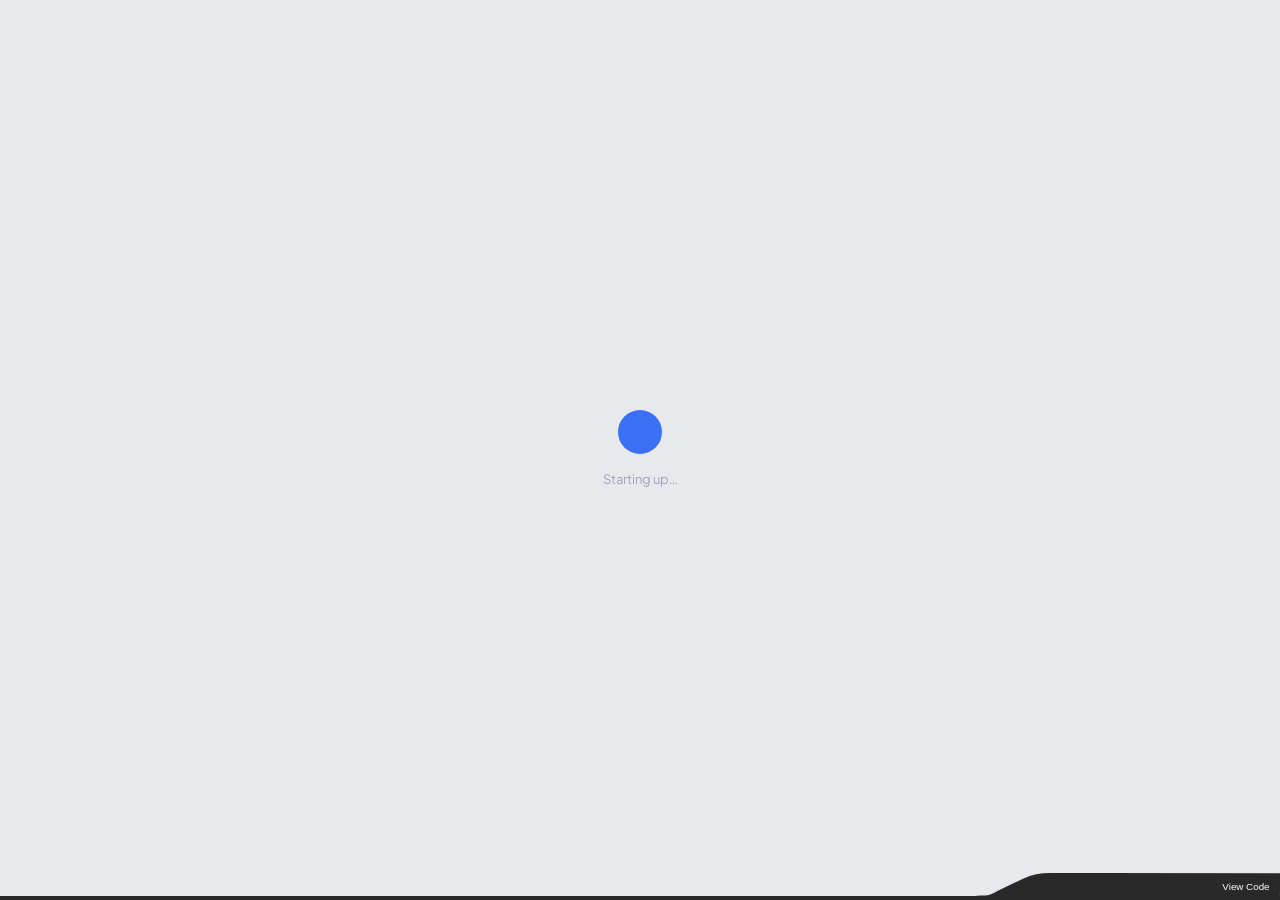
<file: Public stuff/AnnaCode/cloner.html>
<!doctype html>
<html lang="en">
<head>
  <meta charset="utf-8" />
  <title>AnnaCode Table Cloner has moved</title>
  <meta name="viewport" content="width=device-width, initial-scale=1" />
  <meta http-equiv="refresh" content="0; url=index.html?mode=cloner" />
  <script>location.replace("index.html?mode=cloner");</script>
</head>
<body style="font-family: system-ui, sans-serif; margin: 2em;">
  <p>The Table Cloner is now the <strong>Table Cloner</strong> tab on the main page.
  <a href="index.html?mode=cloner">Open it here</a>.</p>
</body>
</html>
</file>
<file: Public stuff/AnnaCode/styles.css>
/* ── Reset ─────────────────────────────────────────────────────── */
*, *::before, *::after { box-sizing: border-box; margin: 0; padding: 0; }

:root {
    --page-bg:      #e8e9ed;
    --card-bg:      #ffffff;
    --card-shadow:  0 4px 24px rgba(0,0,0,0.10), 0 1px 4px rgba(0,0,0,0.06);
    --card-radius:  20px;

    --border:       #e2e4ea;
    --border-mid:   #c8cbd6;

    --text-primary:   #1a1d2e;
    --text-secondary: #5a5f7a;
    --text-muted:     #9ca3b8;

    --blue:         #1e40af;
    --blue-bright:  #3b6ff5;
    --blue-light:   #eef2fe;
    --blue-mid:     #b8cafc;

    --teal:         #0891b2;
    --teal-light:   #e0f6fb;

    --amber:        #d97706;
    --amber-light:  #fef3c7;
    --amber-mid:    #fde68a;

    --green:        #059669;
    --green-light:  #d1fae5;

    --purple:       #7c3aed;
    --purple-light: #ede9fe;
    --purple-mid:   #c4b5fd;

    --red:          #dc2626;
    --red-light:    #fee2e2;

    --in-bg:        #f0f9ff;
    --in-border:    #bae6fd;
    --out-bg:       #f0fdf4;
    --out-border:   #bbf7d0;
    --eq-bg:        #fffbeb;
    --eq-border:    #fde68a;

    --font-ui:   'Plus Jakarta Sans', 'Inter', system-ui, sans-serif;
    --font-mono: 'JetBrains Mono', monospace;

    /* Network zoom level, overridden inline on #network-wrap by main.py.
       --zoom scales spacing/box sizes across the whole range.
       --text-zoom stays 1 until zoom drops below 50%, then also shrinks. */
    --zoom: 1;
    --text-zoom: 1;
}

html, body {
    min-height: 100%;
    background: var(--page-bg);
    color: var(--text-primary);
    font-family: var(--font-ui);
    font-size: 14px;
    line-height: 1.5;
    -webkit-font-smoothing: antialiased;
}

body {
    padding: 20px;
}

/* ── Loading splash ────────────────────────────────────────────── */
.loading-splash {
    position: fixed; inset: 0;
    display: flex; flex-direction: column;
    align-items: center; justify-content: center; gap: 16px;
    background: var(--page-bg); z-index: 999;
}
.loading-orb {
    width: 44px; height: 44px; border-radius: 50%;
    background: var(--blue-bright);
    animation: orb-pulse 1.3s ease-in-out infinite;
}
@keyframes orb-pulse {
    0%, 100% { transform: scale(0.75); opacity: 0.5; }
    50%       { transform: scale(1);   opacity: 1; }
}
.loading-label { font-size: 13px; color: var(--text-muted); }

/* ── Page layout ───────────────────────────────────────────────── */
.page-wrap {
    width: 100%;
    display: flex;
    flex-direction: column;
    gap: 20px;
}

/* ── Shared card shell ─────────────────────────────────────────── */
.card {
    background: var(--card-bg);
    border-radius: var(--card-radius);
    box-shadow: var(--card-shadow);
}

/* ── Connection card ───────────────────────────────────────────── */
.connect-card { padding: 22px 28px; }

.connect-header { margin-bottom: 16px; }
.connect-title {
    font-size: 12px;
    font-weight: 700;
    letter-spacing: 0.08em;
    text-transform: uppercase;
    color: var(--text-muted);
}

.device-list { display: flex; flex-direction: row; flex-wrap: wrap; align-items: center; gap: 10px; }

.btn-add-device {
    display: inline-flex;
    align-items: center;
    gap: 8px;
    padding: 9px 20px;
    border-radius: 99px;
    background: var(--blue-bright);
    color: #fff;
    font-family: var(--font-ui);
    font-size: 13px;
    font-weight: 600;
    border: none;
    cursor: pointer;
    transition: opacity 0.15s, transform 0.1s;
    align-self: flex-start;
}
.btn-add-device:hover  { opacity: 0.88; }
.btn-add-device:active { transform: scale(0.97); }

.device-row {
    display: flex;
    align-items: center;
    gap: 10px;
    padding: 7px 12px;
    background: #f8f9fc;
    border: 1.5px solid var(--blue-bright);
    border-radius: 99px;
    animation: row-in 0.18s ease;
    width: fit-content;
    max-width: 240px;
}
.device-indicator {
    width: 8px; height: 8px;
    border-radius: 50%;
    background: var(--green);
    flex-shrink: 0;
    animation: dot-breathe 2.2s ease-in-out infinite;
}
@keyframes dot-breathe {
    0%, 100% { opacity: 0.55; }
    50%       { opacity: 1; }
}
.device-name {
    font-size: 13px;
    font-weight: 600;
    color: var(--text-primary);
    white-space: nowrap;
    overflow: hidden;
    text-overflow: ellipsis;
    min-width: 0;
}
.device-battery {
    display: flex;
    align-items: center;
    gap: 4px;
    flex-shrink: 0;
    font-size: 11px;
    color: var(--text-secondary, #666);
}
.battery-body {
    position: relative;
    width: 18px; height: 9px;
    border: 1.5px solid #888;
    border-radius: 2px;
    padding: 1px;
    box-sizing: content-box;
}
.battery-body::after {
    content: "";
    position: absolute;
    right: -4px; top: 2px;
    width: 2px; height: 5px;
    background: #888;
    border-radius: 0 1px 1px 0;
}
.battery-fill { display: block; height: 100%; border-radius: 1px; }
.btn-disconnect {
    display: flex; align-items: center; justify-content: center;
    width: 20px; height: 20px;
    border-radius: 99px;
    background: var(--red);
    border: 2px solid #9c1c1c;
    color: #fff;
    cursor: pointer;
    flex-shrink: 0;
    transition: background 0.15s, transform 0.1s;
}
.btn-disconnect:hover  { background: #991b1b; transform: scale(1.08); }
.btn-disconnect:active { transform: scale(0.95); }

/* ── Network card ──────────────────────────────────────────────── */
.network-card { padding: 32px 28px 28px; overflow-x: auto; }

/* Zoom controls, centered above the network diagram */
.zoom-bar {
    display: flex;
    justify-content: center;
    padding-bottom: 18px;
}

/* ── Network layout: four columns ─────────────────────────────── */
.network-wrap {
    position: relative;
    display: flex;
    flex-direction: row;
    align-items: flex-start;
    width: fit-content;
    min-width: 100%;
}

#arrow-svg {
    position: absolute;
    top: 0; left: 0;
    width: 100%; height: 100%;
    pointer-events: none;
    overflow: visible;
    z-index: 1;
}

.col {
    display: flex;
    flex-direction: column;
    align-items: center;
    flex-shrink: 0;
}

.col-items {
    display: flex;
    flex-direction: column;
    gap: calc(28px * var(--zoom));
}

.col-inputs  { margin-right: calc(80px * var(--zoom)); }
.col-neurons { margin-right: calc(56px * var(--zoom)); }
.col-activation { margin-right: calc(56px * var(--zoom)); }
.col-outputs { }

/* The dynamic row of layer column-pairs (neuron col + activation col, repeated) */
.layers-row {
    display: flex;
    flex-direction: row;
    align-items: flex-start;
}

/* "Add layer" sits in its own column between the last activation block
   and the outputs, vertically centered */
.col-add-layer {
    align-self: center;
    margin-right: calc(56px * var(--zoom));
}
.btn-add-layer {
    display: flex;
    flex-direction: column;
    align-items: center;
    gap: 6px;
    padding: 16px 14px;
    border-radius: 14px;
    background: var(--purple-light);
    border: 2px dashed var(--purple-mid);
    color: var(--purple);
    font-family: var(--font-ui);
    font-size: 11px;
    font-weight: 700;
    letter-spacing: 0.03em;
    cursor: pointer;
    transition: background 0.15s, border-color 0.15s, transform 0.1s;
}
.btn-add-layer:hover  { background: #ddd6fe; border-color: var(--purple); }
.btn-add-layer:active { transform: scale(0.96); }

/* Activation column stretches to match the height of the tallest column */
.col-activation {
    align-self: stretch;
    width: max(90px, calc(120px * var(--zoom)));
    flex-shrink: 0;
    padding: calc(10px * var(--zoom)) 0;
}

.act-box {
    background: var(--purple-light);
    border: 2px solid var(--purple-mid);
    border-radius: calc(16px * var(--zoom));
    padding: calc(14px * var(--zoom)) calc(10px * var(--zoom)) calc(12px * var(--zoom));
    display: flex;
    flex-direction: column;
    align-items: center;
    justify-content: center;
    gap: calc(10px * var(--zoom));
    width: 100%;
    height: 100%;
}

.act-box-label {
    font-size: calc(10px * var(--text-zoom));
    font-weight: 700;
    letter-spacing: 0.08em;
    text-transform: uppercase;
    color: var(--purple);
}

.act-select {
    width: 100%;
    background: #fff;
    border: 1.5px solid var(--purple-mid);
    border-radius: 8px;
    color: var(--purple);
    font-family: var(--font-ui);
    font-size: calc(12px * var(--text-zoom));
    font-weight: 700;
    padding: calc(5px * var(--zoom)) calc(8px * var(--zoom));
    cursor: pointer;
    text-align: center;
    transition: border-color 0.15s;
}
.act-select:focus { outline: none; border-color: var(--purple); }

.act-help-btn {
    width: max(16px, calc(24px * var(--zoom)));
    height: max(16px, calc(24px * var(--zoom)));
    border-radius: 50%;
    background: var(--purple);
    border: none;
    color: #fff;
    font-family: var(--font-mono);
    font-size: calc(12px * var(--text-zoom));
    font-weight: 700;
    cursor: pointer;
    display: flex; align-items: center; justify-content: center;
    transition: opacity 0.15s, transform 0.1s;
    flex-shrink: 0;
}
.act-help-btn:hover  { opacity: 0.82; transform: scale(1.1); }
.act-help-btn:active { transform: scale(0.95); }

/* ── Column "add" buttons ──────────────────────────────────────── */
.btn-add-col {
    display: inline-flex; align-items: center; gap: 6px;
    margin-top: 20px;
    padding: 8px 18px; border-radius: 99px;
    background: var(--blue-light);
    border: 2px solid var(--blue-mid);
    color: var(--blue-bright);
    font-family: var(--font-ui); font-size: 12px; font-weight: 700;
    cursor: pointer;
    transition: background 0.15s, border-color 0.15s, transform 0.1s;
}
.btn-add-col:hover  { background: #dbeafe; border-color: var(--blue-bright); }
.btn-add-col:active { transform: scale(0.96); }

/* ── One network item (input / neuron / output) ───────────────── */
.network-item {
    position: relative;
    min-height: 160px;
    display: flex;
    align-items: center;
    animation: row-in 0.22s cubic-bezier(0.34,1.4,0.64,1);
}

@keyframes row-in {
    from { opacity: 0; transform: translateY(10px) scale(0.97); }
    to   { opacity: 1; transform: translateY(0) scale(1); }
}

/* Any card that can host a hover-revealed delete button */
.hover-target {
    position: relative;
}

/* Invisible buffer extending past the card's edges. Since it's painted
   before the card's real content, it never blocks clicks on the card
   itself -- but it keeps :hover active while the mouse crosses the gap
   between the card edge and the delete button that sits just outside it. */
.hover-target::before {
    content: "";
    position: absolute;
    top: -14px; right: -14px; bottom: -14px; left: -14px;
    z-index: -1;
}

/* Hover-reveal delete button, sits right on the edge of its own card
   (attached as a child of the card/eq-node itself, not the outer row,
   so its position never depends on label width or row height) */
.item-delete-btn {
    position: absolute;
    top: -8px;
    right: -8px;
    width: 25px; height: 25px;
    border-radius: 50%;
    background: var(--red);
    border: 2px solid #fff;
    color: #fff;
    display: flex; align-items: center; justify-content: center;
    cursor: pointer;
    opacity: 0;
    transform: scale(0.85);
    pointer-events: none;
    transition: opacity 0.12s, transform 0.12s;
    z-index: 5;
    box-shadow: 0 2px 6px rgba(0,0,0,0.25);
}
.hover-target:hover .item-delete-btn {
    opacity: 1;
    transform: scale(1);
    pointer-events: auto;
}
.item-delete-btn:hover  { background: #991b1b; transform: scale(1.1); }
.item-delete-btn:active { transform: scale(0.95); }

/* Hidden entirely when it's the last item in its column, so a column
   can never be emptied */
.item-delete-btn.item-delete-hidden {
    display: none !important;
}

/* Neurons with no matching output yet are visually de-emphasized */
.eq-node.neuron-unused {
    opacity: 0.42;
    filter: grayscale(0.5);
}

.cell-node { display: flex; align-items: center; }

/* ── Label (input/neuron name) ────────────────────────────────── */
.cell-label { width: 44px; flex-shrink: 0; padding-right: 6px; }

.name-input {
    width: 100%;
    background: transparent;
    border: none;
    border-bottom: 2px solid var(--blue-mid);
    color: #000;
    font-family: var(--font-mono);
    font-size: 16px;
    font-weight: 700;
    padding: 3px 2px;
    text-align: center;
    transition: border-color 0.15s;
}
.name-input:focus { outline: none; border-bottom-color: var(--blue-bright); }

/* ── Node cards (fixed size at every zoom level, so the embedded plots
   never get resized/redrawn) ─────────────────────────────────────── */
.node-card {
    border-radius: 14px;
    border: 2px solid var(--border);
    background: var(--card-bg);
    transition: border-color 0.15s;
}
.input-node  { width: 180px; background: var(--in-bg);  border-color: var(--in-border); }
.output-node { width: 180px; background: var(--out-bg); border-color: var(--out-border); }

.node-header {
    display: flex; align-items: center; gap: 6px;
    padding: 7px 10px 5px;
    border-bottom: 1.5px solid rgba(0,0,0,0.06);
}
.node-device-select {
    flex: 1; min-width: 0; width: 100%;
    background-color: rgba(0,0,0,0.04);
    border: 1px solid rgba(0,0,0,0.12);
    border-radius: 6px;
    font-family: var(--font-ui);
    font-size: 9px; font-weight: 700;
    letter-spacing: 0.05em; text-transform: uppercase;
    padding: 3px 18px 3px 6px; cursor: pointer;
    appearance: none; -webkit-appearance: none;
    color: var(--teal);
    background-image: url("data:image/svg+xml;utf8,<svg xmlns='http://www.w3.org/2000/svg' viewBox='0 0 24 24' fill='none' stroke='%23555' stroke-width='2.5' stroke-linecap='round' stroke-linejoin='round'><path d='M6 9l6 6 6-6'/></svg>");
    background-repeat: no-repeat;
    background-position: right 6px center;
    background-size: 10px;
}
.output-node .node-device-select { color: var(--green); }
.node-device-select:hover { border-color: rgba(0,0,0,0.22); }
.node-device-select:focus { outline: none; border-color: var(--blue-bright); }

.node-reading {
    font-family: var(--font-ui);
    font-size: 9px; font-weight: 700;
    letter-spacing: 0.05em;
    font-variant-numeric: tabular-nums;
    color: var(--text-muted);
    min-width: 40px; text-align: right; flex-shrink: 0;
}
.node-plot { padding: 5px 7px 3px; }
.plot-canvas { display: block; width: 100%; height: 70px; border-radius: 6px; }
.plot-footer { padding: 4px 7px 7px; display: flex; flex-direction: column; gap: 4px; }
.channel-select {
    width: 100%;
    background: rgba(0,0,0,0.04);
    border: 1px solid rgba(0,0,0,0.08);
    border-radius: 6px;
    color: var(--text-secondary);
    font-family: var(--font-ui);
    font-size: 11px;
    padding: 3px 6px; cursor: pointer;
}
.channel-select:focus { outline: none; border-color: var(--blue-bright); }

/* ── Equation oval node ────────────────────────────────────────── */
.eq-node {
    width: max(160px, calc(235px * var(--zoom)));
    background: var(--eq-bg);
    border: 2.5px solid var(--eq-border);
    border-radius: calc(60px * var(--zoom));
    padding: calc(14px * var(--zoom)) calc(16px * var(--zoom));
    display: flex;
    align-items: center;
    justify-content: center;
}

.eq-inline {
    display: flex;
    align-items: center;
    flex-wrap: wrap;
    gap: calc(4px * var(--zoom));
    justify-content: center;
    font-family: var(--font-mono);
    font-size: calc(15px * var(--text-zoom));
}

.eq-op {
    color: var(--amber);
    font-weight: 700;
    font-size: calc(19px * var(--text-zoom));
    margin: 0 1px;
}
.eq-var {
    color: #000;
    font-size: calc(17px * var(--text-zoom));
    font-weight: 700;
    margin-right: 2px;
}

.eq-num-input {
    width: max(50px, calc(68px * var(--zoom)));
    background: #fff;
    border: 1.5px solid var(--amber-mid);
    border-radius: 6px;
    color: var(--text-primary);
    font-family: var(--font-mono);
    font-size: calc(14px * var(--text-zoom)); font-weight: 700;
    padding: calc(4px * var(--zoom)) calc(5px * var(--zoom)); text-align: center;
    transition: border-color 0.15s;
    -moz-appearance: textfield;
    appearance: textfield;
}
.eq-num-input::-webkit-inner-spin-button,
.eq-num-input::-webkit-outer-spin-button { -webkit-appearance: none; margin: 0; }
.eq-num-input:focus { outline: none; border-color: var(--amber); background: var(--amber-light); }

.eq-bias-input {
    width: max(50px, calc(68px * var(--zoom)));
    background: #fff;
    border: 1.5px solid var(--blue-mid);
    border-radius: 6px;
    color: var(--blue-bright);
    font-family: var(--font-mono);
    font-size: calc(14px * var(--text-zoom)); font-weight: 700;
    padding: calc(4px * var(--zoom)) calc(5px * var(--zoom)); text-align: center;
    transition: border-color 0.15s;
    -moz-appearance: textfield;
    appearance: textfield;
}
.eq-bias-input::-webkit-inner-spin-button,
.eq-bias-input::-webkit-outer-spin-button { -webkit-appearance: none; margin: 0; }
.eq-bias-input:focus { outline: none; border-color: var(--blue-bright); background: var(--blue-light); }

/* ── Run bar ───────────────────────────────────────────────────── */
.run-bar {
    display: flex; align-items: center; justify-content: center;
    gap: 20px; padding: 24px 0 4px;
}

/* ── Zoom controls (scales the network diagram's spacing/box sizes only) ── */
.zoom-control {
    display: flex;
    align-items: center;
    gap: 8px;
    padding: 4px;
    border-radius: 99px;
    background: #f1f2f7;
    border: 1.5px solid var(--border-mid);
}
.btn-zoom {
    display: flex; align-items: center; justify-content: center;
    width: 26px; height: 26px;
    border-radius: 50%;
    background: #fff;
    border: 1.5px solid var(--border-mid);
    color: var(--text-secondary);
    font-family: var(--font-ui);
    font-size: 15px;
    font-weight: 700;
    line-height: 1;
    cursor: pointer;
    transition: background 0.15s, border-color 0.15s, transform 0.1s, opacity 0.15s;
}
.btn-zoom:hover:not(:disabled)  { background: var(--blue-light); border-color: var(--blue-mid); color: var(--blue-bright); }
.btn-zoom:active:not(:disabled) { transform: scale(0.92); }
.btn-zoom:disabled { opacity: 0.35; cursor: not-allowed; }
.zoom-level {
    min-width: 38px;
    text-align: center;
    font-family: var(--font-mono);
    font-size: 12px;
    font-weight: 700;
    color: var(--text-secondary);
    user-select: none;
}
.btn-run-circle {
    width: 60px; height: 60px; border-radius: 50%; border: none;
    cursor: pointer; display: flex; align-items: center; justify-content: center;
    transition: transform 0.12s, opacity 0.15s; flex-shrink: 0;
}
.btn-run-circle:active { transform: scale(0.94); }
.btn-run-circle:disabled { opacity: 0.35; cursor: not-allowed; transform: none; }
.btn-run-play {
    background: var(--green);
    box-shadow: 0 4px 16px rgba(5,150,105,0.35);
    color: #fff;
}
.btn-run-play:hover:not(:disabled) { opacity: 0.88; }
.btn-run-stop {
    background: var(--red);
    box-shadow: 0 4px 16px rgba(220,38,38,0.30);
    color: #fff;
}
.btn-run-stop:hover:not(:disabled) { opacity: 0.88; }

/* ── Activation help popover ───────────────────────────────────── */
.act-help-popover {
    position: fixed;
    top: 50%; left: 50%;
    transform: translate(-50%, -50%);
    z-index: 600;
    width: 380px; max-width: 92vw;
    max-height: 80vh;
    overflow-y: auto;
    background: var(--card-bg);
    border-radius: 18px;
    box-shadow: 0 8px 48px rgba(0,0,0,0.18);
    animation: popover-in 0.18s ease;
}
.act-help-popover.hidden { display: none; }

@keyframes popover-in {
    from { opacity: 0; transform: translate(-50%, -48%) scale(0.96); }
    to   { opacity: 1; transform: translate(-50%, -50%) scale(1); }
}

.act-help-inner { padding: 20px; }

.act-help-header {
    display: flex; align-items: center; justify-content: space-between;
    margin-bottom: 12px;
}
.act-help-title { font-size: 15px; font-weight: 700; color: var(--text-primary); }

.act-help-intro {
    font-size: 13px; color: var(--text-secondary);
    line-height: 1.65; margin-bottom: 16px;
}

.act-help-list { display: flex; flex-direction: column; gap: 10px; }

.act-help-item {
    display: flex; flex-direction: column; gap: 2px;
    padding: 10px 12px;
    background: #f8f9fc;
    border-radius: 10px;
    border-left: 3px solid var(--purple-mid);
}
.act-help-name { font-family: var(--font-mono); font-size: 12px; font-weight: 700; color: var(--purple); }
.act-help-desc { font-size: 12px; color: var(--text-secondary); line-height: 1.5; }

.hidden { display: none !important; }

.col-activation.act-col-custom { width: max-content; }

.act-box.has-custom {
    width: auto;
    min-width: 300px;
}
#custom-default-expr { width: 100px; flex: 0 0 auto; }

.custom-act-box {
    display: flex;
    flex-direction: column;
    align-items: center;
    gap: 10px;
    width: 100%;
    margin-top: 4px;
}

.custom-fx-label {
    font-family: var(--font-mono);
    font-size: 12px;
    font-weight: 700;
    color: var(--purple);
    flex-shrink: 0;
    align-self: center;
}
.custom-eq-input {
    flex: 1;
    min-width: 0;
    background: #fff;
    border: 1.5px solid var(--purple-mid);
    border-radius: 8px;
    font-family: var(--font-mono);
    font-size: 12px;
    font-weight: 600;
    color: var(--text-primary);
    padding: 5px 8px;
    text-align: center;
}
.custom-eq-input:focus { outline: none; border-color: var(--purple); }
.custom-eq-input.small { width: 64px; flex: 0 0 auto; }

.custom-pieces-wrap {
    display: flex;
    align-items: center;
    gap: 6px;
}
.custom-brace {
    font-size: 38px;
    line-height: 1;
    color: var(--purple);
    font-weight: 300;
    display: flex;
    align-items: center;
    align-self: stretch;
    padding-right: 2px;
    user-select: none;
}
.custom-pieces-list {
    flex: 1;
    display: flex;
    flex-direction: column;
    gap: 6px;
}

.custom-piece-row {
    display: flex;
    align-items: center;
    gap: 4px;
    background: #fff;
    border: 1.5px solid var(--purple-mid);
    border-radius: 8px;
    padding: 5px 6px;
    flex-wrap: wrap;
}
.piece-if {
    font-size: 11px;
    font-weight: 700;
    color: var(--text-muted);
    font-style: italic;
}
.piece-x {
    font-family: var(--font-mono);
    font-size: 12px;
    font-weight: 700;
    color: var(--text-primary);
}
.piece-num-input {
    width: 30px;
    background: var(--purple-light);
    border: 1.5px solid var(--purple-mid);
    border-radius: 6px;
    font-family: var(--font-mono);
    font-size: 11px;
    text-align: center;
    padding: 4px 2px;
}
.piece-num-input:focus { outline: none; border-color: var(--purple); }
.piece-op-select {
    appearance: none;
    -webkit-appearance: none;
    background: var(--purple-light);
    border: 1.5px solid var(--purple-mid);
    border-radius: 6px;
    font-size: 12px;
    font-weight: 700;
    color: var(--purple);
    padding: 3px 4px;
    cursor: pointer;
}
.btn-remove-piece {
    margin-left: auto;
    width: 14px; height: 14px;
    border-radius: 50%;
    border: none;
    background: var(--red-light);
    color: var(--red);
    font-size: 10px;
    line-height: 1;
    cursor: pointer;
    flex-shrink: 0;
    display: flex;
    align-items: center;
    justify-content: center;
    padding: 0;
}
.btn-remove-piece:hover { background: #fecaca; }

.btn-add-piece {
    align-self: center;
    background: var(--purple-light);
    border: 1.5px solid var(--purple-mid);
    color: var(--purple);
    border-radius: 99px;
    font-size: 11px;
    font-weight: 700;
    padding: 5px 14px;
    cursor: pointer;
}
.btn-add-piece:hover { background: #ddd6fe; }

.custom-main-row {
    display: flex;
    align-items: center;
    gap: 6px;
    width: 100%;
    justify-content: center;
}

.debug-toggle {
    display: flex;
    align-items: center;
    gap: 8px;
    margin-left: 12px;
    cursor: pointer;
    user-select: none;
}
.debug-toggle input { display: none; }

.debug-toggle-track {
    width: 34px; height: 18px;
    border-radius: 99px;
    background: var(--border-mid);
    position: relative;
    transition: background 0.15s;
    flex-shrink: 0;
}
.debug-toggle-thumb {
    position: absolute;
    top: 2px; left: 2px;
    width: 14px; height: 14px;
    border-radius: 50%;
    background: #fff;
    box-shadow: 0 1px 3px rgba(0,0,0,0.25);
    transition: transform 0.15s;
}
.debug-toggle input:checked + .debug-toggle-track {
    background: var(--text-primary);
}
.debug-toggle input:checked + .debug-toggle-track .debug-toggle-thumb {
    transform: translateX(16px);
}
.debug-toggle-label {
    font-size: 12px;
    font-weight: 600;
    color: var(--text-secondary);
}

/* ── Responsive ────────────────────────────────────────────────── */
@media (max-width: 960px) {
    body { padding: 12px; }
    .input-node, .output-node { width: 155px; }
    .eq-node    { width: 170px; }
    .col-activation { width: 100px; }
    .col-inputs  { margin-right: 56px; }
    .col-neurons { margin-right: 40px; }
    .col-activation { margin-right: 40px; }
    .col-add-layer { margin-right: 40px; }
}
/* ── Beginner / Advanced toggle ───────────────────────────────── */
.zoom-bar { align-items: center; gap: 24px; }
.mode-toggle {
    display: inline-flex;
    border: 2px solid var(--blue-mid);
    border-radius: 99px;
    overflow: hidden;
}
.mode-btn {
    background: transparent;
    border: none;
    padding: 6px 16px;
    font-family: var(--font-ui);
    font-size: 12px;
    font-weight: 700;
    color: var(--blue-bright);
    cursor: pointer;
}
.mode-btn.active { background: var(--blue-bright); color: #fff; }

/* Beginner: no activation blocks, no add/delete buttons, a big number instead of the graph */
.beginner .zoom-control,
.beginner .col-activation,
.beginner .col-add-layer,
.beginner .btn-add-col,
.beginner .item-delete-btn { display: none !important; }
/* Plots stay laid out (just invisible and out of flow) so Plotly keeps its
   real width -- display:none made it size them wrong when switching to Advanced */
.beginner .node-plot { position: absolute; visibility: hidden; width: 170px; pointer-events: none; }
.beginner .node-header { flex-direction: column; align-items: stretch; gap: 8px; border-bottom: none; padding-bottom: 8px; }
.beginner .node-reading {
    margin-top: 4px;
    font-size: calc(44px * var(--text-zoom));
    letter-spacing: 0;
    text-align: center;
    color: var(--text-primary);
    min-width: 0;
    padding: 12px 0 4px;
}

/* Beginner-only transfer plot under the run button */
.network-body { display: flex; flex-wrap: wrap; align-items: flex-start; gap: 20px; width: 100%; }   /* the Basic plot drops below the network when there is no room beside it */
.network-main { flex-shrink: 0; }
.transfer-card { display: none; justify-content: center; align-self: center; flex: 1 1 210px; min-width: 210px; }
.beginner:not(.training) .transfer-card { display: flex; }
.transfer-plot { width: 100%; max-width: 430px; height: 250px; }
/* Greyed out until Run is pressed (play_network adds .running to <body>) */
.transfer-plot { opacity: 0.3; filter: grayscale(1); transition: opacity 0.2s, filter 0.2s; }
body.running .transfer-plot { opacity: 1; filter: none; }

/* "Hit Run" overlay: sits above the greyed-out plot, hidden once running. */
.transfer-card { position: relative; }
.transfer-hint {
    position: absolute; inset: 0;
    display: flex; align-items: center; justify-content: center;
    font-size: 32px; font-weight: 700;
    color: var(--text-primary);
    pointer-events: none;
}
body.running .transfer-hint { display: none; }

/* Advanced-only per-neuron plot, below the run button */
.adv-plot-card { margin-top: 28px; }
.beginner .adv-plot-card { display: none; }
.adv-plot-controls {
    display: flex; align-items: center; gap: 16px; flex-wrap: wrap;
    padding-bottom: 8px;
    font-size: 12px; font-weight: 600; color: var(--text-secondary);
}
.adv-plot-controls select {
    margin-left: 6px; padding: 4px 8px; border-radius: 6px;
    border: 1px solid var(--border-mid); background: #fff;
    font-family: var(--font-ui); font-size: 12px; color: var(--text-primary);
}
.adv-plot-note { color: var(--text-muted); font-weight: 500; }
#adv-plot { width: 100%; }

/* ── Just-in-time help ────────────────────────────────────────── */
.help-btn {
    position: absolute; top: -8px; left: -8px; z-index: 3;
    width: 20px; height: 20px; padding: 0;
    border-radius: 50%;
    background: #fff;
    border: 1.5px solid var(--blue-bright);
    color: var(--blue-bright);
    font-family: var(--font-ui); font-size: 11px; font-weight: 700; line-height: 1;
    cursor: pointer;
}
.help-btn:hover { background: var(--blue-bright); color: #fff; }
.help-btn.inline { position: static; flex-shrink: 0; }
.help-btn.corner { top: 0; left: auto; right: 0; }

.help-popover {
    position: fixed; z-index: 700;
    width: 320px; max-width: 92vw;
    padding: 14px 34px 14px 16px;
    background: #fff;
    border: 2px solid var(--blue-mid);
    border-radius: 12px;
    box-shadow: 0 8px 30px rgba(0,0,0,0.18);
    font-size: 13px; line-height: 1.55; color: var(--text-secondary);
}
.help-popover.hidden { display: none; }
.help-popover p { margin: 0 0 8px; }
.help-popover a { font-weight: 700; color: var(--blue-bright); }

.hint-banner {
    display: flex; align-items: center; justify-content: center; gap: 12px;
    margin: 0 auto 16px; padding: 8px 14px; max-width: 720px;
    background: var(--purple-light); border: 2px solid var(--purple-mid);
    border-radius: 12px;
    font-size: 13px; color: var(--text-primary);
}
.hint-banner.hidden { display: none; }
.hint-close {
    position: absolute; top: 4px; right: 8px;
    background: none; border: none; cursor: pointer;
    font-size: 18px; line-height: 1; color: var(--text-muted);
}
.hint-banner .hint-close { position: static; }

.preset-select {
    padding: 6px 12px; border-radius: 99px;
    border: 2px solid var(--blue-mid); background: #fff;
    font-family: var(--font-ui); font-size: 12px; font-weight: 700; color: var(--blue-bright);
    cursor: pointer;
}
.preset-caption {
    position: relative; margin: 0 auto 16px; max-width: 720px; padding: 10px 36px 10px 14px;
    background: var(--purple-light); border: 2px solid var(--purple-mid); border-radius: 12px;
    font-size: 13px; line-height: 1.5; text-align: center; color: var(--text-primary);
}
.preset-caption.hidden { display: none; }

.collapse-note { margin-bottom: 8px; font-size: 13px; color: var(--text-secondary); }
.collapse-note:empty { display: none; }
.collapse-note b { font-family: var(--font-mono); color: var(--text-primary); }

.goal-card {
    display: flex; align-items: baseline; gap: 16px;
    padding: 14px 28px;
}
.goal-card p { margin: 0; font-size: 14px; line-height: 1.5; color: var(--text-primary); }
.goal-card a { font-weight: 700; color: var(--blue-bright); }
.page-wrap { padding-bottom: 40px; }   /* room above the fixed footer */

/* ── Training mode ────────────────────────────────────────────── */
.training-card { display: none; margin-top: 28px; }
.training .training-card { display: block; }
.training #add-input-btn,
.training #add-output-btn { display: inline-flex !important; }
.training .node-card .item-delete-btn:not(.item-delete-hidden) { display: flex !important; }

.training-bar { display: flex; align-items: center; gap: 10px; flex-wrap: wrap; padding-bottom: 8px; }
.train-btn {
    padding: 7px 16px; border-radius: 99px;
    background: var(--blue-light); border: 2px solid var(--blue-mid); color: var(--blue-bright);
    font-family: var(--font-ui); font-size: 12px; font-weight: 700; cursor: pointer;
}
.train-btn:hover { border-color: var(--blue-bright); }
.train-btn.train-accent { background: var(--purple-light); border-color: var(--purple-mid); color: var(--purple); }
.train-btn.recording { background: var(--red); border-color: var(--red); color: #fff; }
.train-sep { width: 1px; height: 22px; background: var(--border-mid); margin: 0 4px; }
.train-lr { font-size: 12px; font-weight: 600; color: var(--text-secondary); display: flex; align-items: center; gap: 6px; }
.train-lr input {
    width: 64px; padding: 4px 6px; border-radius: 6px; border: 1px solid var(--border-mid);
    font-family: var(--font-mono); font-size: 12px;
}
.train-count { margin-left: auto; font-size: 12px; font-weight: 700; color: var(--text-secondary); }
.train-status { min-height: 20px; padding-bottom: 8px; font-size: 13px; color: var(--text-secondary); }
.training-plots { display: flex; gap: 20px; flex-wrap: wrap; align-items: flex-start; }
.train-plot-wrap { flex: 2 1 420px; min-width: 300px; }
.train-loss-wrap { flex: 1 1 280px; }
.train-plot-title { font-size: 12px; font-weight: 700; color: var(--text-secondary); padding-left: 55px; }
#train-loss-plot { width: 100%; height: 300px; }
#train-data-plot { width: 100%; }

.train-group { display: inline-flex; align-items: center; gap: 5px; }
.train-btn:disabled { opacity: 0.4; cursor: default; }
.train-status { display: flex; align-items: center; gap: 8px; }
.train-plot-title { display: flex; align-items: center; gap: 6px; }

/* Training area: a light brown band across the bottom of the card, separate from the running controls above */
.training .training-card {
    margin: 28px -28px -28px;
    padding: 24px 28px 28px;
    background: #f6eee2;
    border-top: 1px solid #e6d8c3;
    border-radius: 0 0 var(--card-radius) var(--card-radius);
}

/* Training mode: "+ Activation layers" reveals the activation blocks and the layer/neuron controls */
.act-toggle-btn {
    display: none;
    padding: 6px 14px; border-radius: 99px;
    background: var(--purple-light); border: 2px solid var(--purple-mid); color: var(--purple);
    font-family: var(--font-ui); font-size: 12px; font-weight: 700; cursor: pointer;
}
.training .act-toggle-btn { display: inline-block; }
.training.show-act .col-activation,
.training.show-act .col-add-layer { display: flex !important; }
.training.show-act .btn-add-col { display: inline-flex !important; }
.training.show-act .item-delete-btn:not(.item-delete-hidden) { display: flex !important; }

.train-or { font-size: 12px; font-weight: 700; color: var(--text-muted); }
.train-select {
    padding: 6px 12px; border-radius: 99px;
    border: 2px solid var(--blue-mid); background: var(--blue-light); color: var(--blue-bright);
    font-family: var(--font-ui); font-size: 12px; font-weight: 700; cursor: pointer;
}
.train-select:disabled { opacity: 0.4; cursor: default; }
.train-btn:disabled { opacity: 0.4; cursor: default; }
.train-hint {
    position: relative; margin: 0 0 12px; padding: 10px 36px 10px 14px;
    background: var(--purple-light); border: 2px solid var(--purple-mid); border-radius: 12px;
    font-size: 13px; line-height: 1.5; color: var(--text-primary);
}
.train-hint.hidden { display: none; }

/* Training mode shows the Debug switch all the time (not just while Running), so values show as the robot is pushed by hand */
.training .debug-toggle.hidden { display: flex !important; }

/* Training mode: live plots in the input/output boxes (as in Advanced) instead of the big number */
.training .node-plot { position: static; visibility: visible; width: auto; pointer-events: auto; }
.training .node-header {
    flex-direction: row; align-items: center; gap: 6px;
    border-bottom: 1.5px solid rgba(0,0,0,0.06); padding-bottom: 5px;
}
.training .node-reading {
    margin-top: 0; padding: 0; min-width: 40px; text-align: right;
    font-size: 9px; letter-spacing: 0.05em; color: var(--text-muted);
}

/* Advanced plots: greyed out with "Hit Run" over them until Run is pressed (same as Basic) */
.adv-plot-wrap { position: relative; }
#adv-plot { opacity: 0.3; filter: grayscale(1); transition: opacity 0.2s, filter 0.2s; }
body.running #adv-plot { opacity: 1; filter: none; }

/* Basic: the narrower output boxes need a slightly smaller big number */
.beginner:not(.training) .output-node .node-reading { font-size: calc(36px * var(--text-zoom)); }

/* The input's name (x) is drawn on the arrow into the first neuron, so the name field beside the sensor is hidden */
.cell-label { display: none; }

/* Basic only: narrower input and output boxes, to leave room for the plot */
.beginner:not(.training) .input-node,
.beginner:not(.training) .output-node { width: 150px; }
@media (max-width: 960px) {
    .beginner:not(.training) .input-node,
    .beginner:not(.training) .output-node { width: 140px; }
}

/* Editable names on the arrows (x, n1, ...) */
.arrow-name {
    position: absolute; z-index: 6; box-sizing: border-box;
    height: 24px; padding: 0 3px;
    text-align: center;
    font-family: var(--font-mono); font-size: 15px; font-weight: 700; color: #000;
    background: rgba(255,255,255,0.9);
    border: 1px solid transparent; border-radius: 6px;
}
.arrow-name:hover { border-color: var(--blue-mid); }
.arrow-name:focus { outline: none; border-color: var(--blue-bright); background: #fff; }

/* ── Fitting mode: hand-tune a network to an example curve (no devices, no recording) ── */
.fitting #add-input-btn,
.fitting #add-output-btn,
.fitting .item-delete-btn,
.fitting .act-toggle-btn,
.fitting .preset-select,
.fitting #preset-caption,
.fitting .run-bar,
.fitting .transfer-card,
.fitting .train-or,
.fitting #record-btn,
.fitting #undo-btn,
.fitting #remove-zero-btn,
.fitting #clear-data-btn,
.fitting #save-data-btn,
.fitting #load-data-btn,
.fitting #live-dot-toggle,
.fitting label[data-tip="live"] { display: none !important; }
.fitting .layers-row .col-activation:last-child { display: none !important; }
.fitting .node-device-select,
.fitting .plot-footer,
.fitting .node-plot,
.fitting .node-reading { display: none !important; }
.fitting .input-node .node-header .train-select { width: 100%; min-width: 0; }
.fitting .output-node { width: 230px; }
.fitting .output-node .node-header { display: none !important; }
#fit-mini-plot { display: none; width: 100%; height: 110px; }
.fitting #fit-mini-plot { display: block; }

/* Example curves live in Fitting now (in the input box); Training is for recorded data only */
.training:not(.fitting) #example-select,
.training:not(.fitting) #save-icon-btn,
.training:not(.fitting) .train-or { display: none; }
.fitting .zoom-control { display: flex !important; }

.save-icon-btn { flex: none; display: none; padding: 4px 6px; line-height: 0; }
.fitting .save-icon-btn { display: inline-flex; align-items: center; }
.fitting .input-node .node-header { display: flex; align-items: center; gap: 4px; }
.fitting .input-node .node-header .train-select { flex: 1; }

/* ═══ Teaching features: controller demonstrations, link status, Save power ═══ */
/* ── Controller demonstrations (dataset card) ─────────────────────────── */
.teleop-bar {
    display: flex; flex-wrap: wrap; align-items: center; gap: 6px 14px;
    margin: 0 0 8px; padding: 6px 8px;
    border: 1px dashed var(--border-mid); border-radius: 8px;
    font-size: 12px;
}
.teleop-check, .teleop-field { display: inline-flex; align-items: center; gap: 4px; cursor: pointer; }
.teleop-field input[type="number"] { width: 52px; }
.teleop-status { flex-basis: 100%; color: #64748b; min-height: 1em; }
.teleop-status.teleop-warn { color: #b45309; font-weight: 600; }

/* ── Devices card header ──────────────────────────────────────────────── */
.devices-header { display: flex; align-items: center; flex-wrap: wrap; gap: 14px; }

/* ── Lost Bluetooth connection (Device chips) ─────────────────────────── */
.device-status { display: none; font-size: 11px; font-weight: 700; color: var(--red); }
.device-row.lost { border-color: var(--red); background: #fdf2f2; max-width: none; }
.device-row.lost .device-status { display: inline; }
.device-row.lost .device-indicator { background: var(--red); animation: none; }
.device-row.lost .device-battery { opacity: 0.45; }

.device-battery-age { font-size: 10px; color: var(--text-muted); white-space: nowrap; }
.device-row.lost .device-battery-age { opacity: 0.45; }


/* ── Save power (Devices card) and the "light off" note on a sensor's chip ─ */
.save-power { display: inline-flex; align-items: center; gap: 6px; font-size: 12px; color: var(--text-secondary); cursor: pointer; }
.device-note { display: none; font-size: 11px; font-weight: 700; color: var(--text-muted); white-space: nowrap; }
.device-note:not(:empty) { display: inline; }
.fitting .teleop-bar { display: none; }   /* Fitting uses example curves, not the robot */

/* ── Table Cloner tab: only its panel (and the tab bar) shows; the network's controls and plots hide ── */
.cloner-panel { display: none; }
.cloner .zoom-bar > :not(.mode-toggle),
.cloner .preset-caption, .cloner .hint-banner,
.cloner .network-body, .cloner .training-card, .cloner .adv-plot-card { display: none !important; }
</file>
<file: Public stuff/AnnaCode/cloner/cloner.css>
/* Table Cloner tab. Every rule is scoped to #cloner-panel so nothing leaks into the rest of the page.
   Variables (--blue, --green, ...) come from the main styles.css. */
/* shown only on the Cloner tab: styles.css hides .cloner-panel, and .cloner (on #page-wrap) turns it on */
#cloner-panel { flex-direction: column; gap: 14px; margin-top: 18px; }
.cloner #cloner-panel { display: flex; }
#cloner-panel .cl-card { background: var(--card-bg); border: 1px solid var(--border); border-radius: var(--card-radius); padding: 22px 28px; }
#cloner-panel .cl-card > .connect-title { display: block; margin-bottom: 14px; }
#cloner-panel select, #cloner-panel input[type=number] {
    font: inherit; font-size: 0.95rem; padding: 7px 10px; border: 1.5px solid var(--border-mid);
    border-radius: 10px; background: var(--card-bg); color: var(--text-primary);
}
#cloner-panel input[type=checkbox] { width: 18px; height: 18px; }
#cloner-panel .cl-intro, #cloner-panel .cl-hint { color: var(--text-secondary); margin: 6px 0 0; font-size: 0.9rem; }
#cloner-panel .cl-intro { margin-top: 0; }
#cloner-panel .cl-hint:empty { display: none; }
#cloner-panel .cl-warn { color: var(--red); margin: 6px 0 0; font-size: 0.9rem; min-height: 1.2em; }

#cloner-panel .cl-assign, #cloner-panel .cl-settings { display: flex; flex-wrap: wrap; gap: 14px 24px; margin-top: 14px; }
#cloner-panel .cl-assign label, #cloner-panel .cl-settings label { display: flex; flex-direction: column; gap: 3px; font-size: 0.85rem; color: var(--text-secondary); }
#cloner-panel .cl-settings label { flex-direction: row; align-items: center; gap: 8px; font-size: 0.95rem; }
#cloner-panel .cl-settings input[type=number] { width: 5em; }
#cloner-panel .cl-subhead { font-weight: 700; color: var(--text-primary); margin-top: 2px; }
#cloner-panel .cl-subhead + .cl-settings { margin-top: 8px; }
#cloner-panel .cl-settings + .cl-settings { margin-top: 12px; }

#cloner-panel .cl-sensors { display: flex; gap: 14px; margin: 4px 0 18px; }
#cloner-panel .sense { flex: 1; text-align: center; padding: 18px 10px; border-radius: 12px; border: 2px solid var(--border);
                       background: var(--card-bg); transition: background .1s, border-color .1s; }
#cloner-panel .sense .sl { display: block; font-size: 0.8rem; color: var(--text-muted); }
#cloner-panel .sense b { font-size: 2rem; }
#cloner-panel .sense.on { background: var(--amber-light); border-color: var(--amber); }
#cloner-panel .sense.missing { opacity: 0.5; border-style: dashed; }
#cloner-panel .cl-live { display: grid; grid-template-columns: max-content 1fr; gap: 8px 18px; margin: 12px 0 0; }
#cloner-panel .cl-live dt { color: var(--text-muted); }
#cloner-panel .cl-live dd { margin: 0; font-weight: 700; }

#cloner-panel .cl-controls { display: flex; flex-wrap: wrap; align-items: center; gap: 12px; margin-bottom: 18px; }
#cloner-panel .cl-btn { font: inherit; font-weight: 700; padding: 10px 22px; border-radius: 99px; border: 0; cursor: pointer; color: #fff; }
#cloner-panel .cl-btn.record { background: var(--red); }
#cloner-panel .cl-btn.run { background: var(--green); }
#cloner-panel .cl-btn.active { outline: 3px solid var(--text-primary); }
#cloner-panel .cl-btn.ghost { background: var(--border); color: var(--text-primary); }
#cloner-panel .cl-mode { color: var(--text-secondary); font-size: 0.9rem; flex: 1 1 200px; }
#cloner-panel .cl-total { color: var(--text-muted); font-size: 0.85rem; }

#cloner-panel .cl-table { width: 100%; border-collapse: collapse; }
#cloner-panel .cl-table th { text-align: center; font-size: 0.8rem; color: var(--text-muted); padding: 4px; }
#cloner-panel .cl-table th:first-child { text-align: left; }
#cloner-panel .cl-table td { padding: 6px 4px; border-top: 1px solid var(--border); text-align: center; vertical-align: middle; }
#cloner-panel .cl-table tr.current td { background: var(--blue-light); }
#cloner-panel .cl-table tr.current td:first-child { box-shadow: inset 4px 0 0 var(--blue-bright); }
#cloner-panel .cl-table td.pat { text-align: left; white-space: nowrap; }
#cloner-panel .dots { display: inline-flex; gap: 3px; margin-right: 8px; vertical-align: middle; }
#cloner-panel .dot { width: 14px; height: 14px; border-radius: 50%; border: 2px solid var(--border-mid); }
#cloner-panel .dot.on { background: var(--amber); border-color: var(--amber); }
#cloner-panel .pname { font-size: 0.85rem; color: var(--text-secondary); }
#cloner-panel .cnt .bar { height: 34px; width: 18px; margin: 0 auto; background: var(--page-bg); border-radius: 4px;
                          display: flex; align-items: flex-end; overflow: hidden; }
#cloner-panel .cnt .fill { width: 100%; transition: height .15s; }
#cloner-panel .cnt .num { font-size: 0.75rem; color: var(--text-muted); }
#cloner-panel .a-Forward { background: var(--green); } #cloner-panel .a-Left { background: var(--blue-bright); }
#cloner-panel .a-Right { background: var(--purple); } #cloner-panel .a-Back { background: var(--amber); }
#cloner-panel .chip { display: inline-block; padding: 2px 10px; border-radius: 99px; color: #fff; font-weight: 700; font-size: 0.85rem; }
#cloner-panel .conf { margin-left: 6px; font-size: 0.75rem; color: var(--text-muted); }
#cloner-panel .none { color: var(--text-muted); font-size: 0.85rem; }
@media (max-width: 600px) { #cloner-panel .pname { display: none; } #cloner-panel .cl-sensors { gap: 6px; } }
</file>
